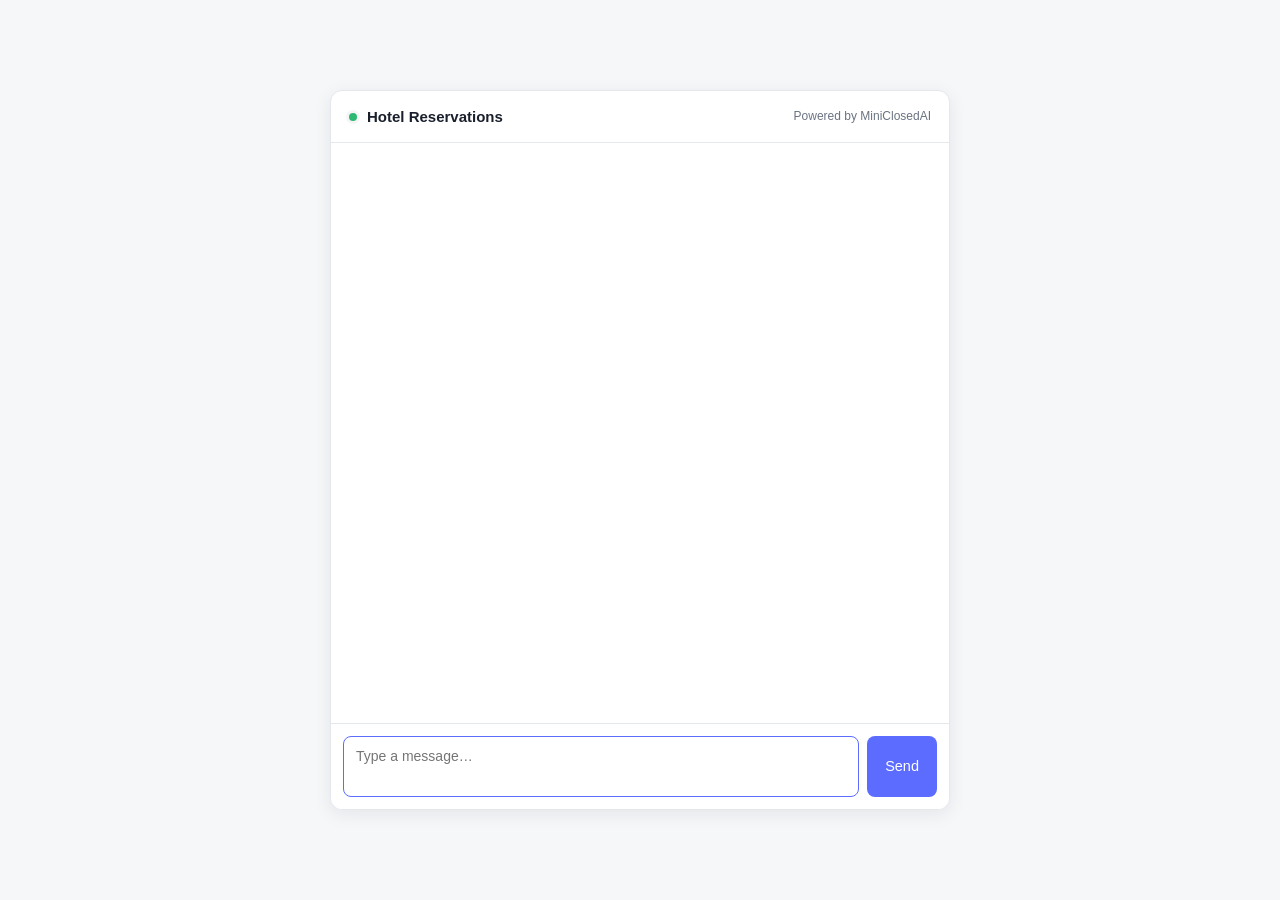
<file: docs/examples/web_chatbot/index.html>
<!--
  MiniClosedAI — web chatbot template

  A single self-contained HTML file that turns any saved MCAi conversation
  into an embeddable chat widget. Designed to be dropped into a marketing
  page, a kiosk, an internal admin tool, or whatever else needs a chat
  surface — copy this file, edit the two configuration lines marked
  TODO, drop it on a webserver (or open it locally), done.

  How to use:
    1. Run MiniClosedAI somewhere reachable from this page's origin.
       MCAi already ships with `allow_origins=["*"]`, so file:// works.
    2. In MCAi's GUI, create a conversation from one of the recipes
       (Hotel Reservations, Doctor's Office, Restaurant, Dentist, your own).
    3. Note the conversation id (visible in the URL when you open the
       chat, or via `GET /api/conversations`).
    4. Edit the two `TODO` constants in the script block below.
    5. Open index.html in any modern browser.

  What it does:
    - Streams the bot's reply token-by-token into a chat bubble.
    - Hides the JSON action block from the chat bubble while it streams.
    - Shows "Extracting information…" the moment the bot starts the
      action block.
    - When the stream completes and the action parses, renders the
      structured data as a labeled summary card and disables the
      composer (conversation ended).

  Works with any conversational MCAi recipe — the fence-detection and
  JSON-extraction are generic.
-->
<!DOCTYPE html>
<html lang="en">
<head>
  <meta charset="utf-8" />
  <meta name="viewport" content="width=device-width, initial-scale=1" />
  <title>MiniClosedAI chatbot</title>
  <style>
    /* ---------- Design tokens ---------- */
    :root {
      --bg:           #f6f7f9;
      --surface:      #ffffff;
      --surface-alt:  #f0f2f5;
      --border:       #e4e7ec;
      --text:         #1a1f2c;
      --text-muted:   #6b7382;
      --accent:       #5b6cff;
      --accent-soft:  #eef0ff;
      --success:      #2eb872;
      --r:            12px;
      --r-sm:         8px;
      --shadow:       0 4px 18px rgba(20, 24, 40, 0.08);
    }
    @media (prefers-color-scheme: dark) {
      :root {
        --bg:           #0e0f13;
        --surface:      #181a21;
        --surface-alt:  #20242e;
        --border:       #2a2f3a;
        --text:         #e8eaef;
        --text-muted:   #97a0b3;
        --accent:       #8896ff;
        --accent-soft:  #1f2548;
        --success:      #4cd28b;
        --shadow:       0 6px 26px rgba(0,0,0,0.45);
      }
    }

    * { box-sizing: border-box; }
    html, body { height: 100%; margin: 0; }
    body {
      background: var(--bg);
      color: var(--text);
      font: 14.5px/1.55 -apple-system, BlinkMacSystemFont, "Segoe UI",
            Roboto, "Helvetica Neue", Arial, sans-serif;
      display: flex;
      align-items: center;
      justify-content: center;
      padding: 24px;
    }

    /* ---------- Layout ---------- */
    .chat-app {
      width: 100%;
      max-width: 620px;
      height: min(720px, 92vh);
      background: var(--surface);
      border: 1px solid var(--border);
      border-radius: var(--r);
      box-shadow: var(--shadow);
      display: flex;
      flex-direction: column;
      overflow: hidden;
    }
    .chat-header {
      padding: 14px 18px;
      border-bottom: 1px solid var(--border);
      display: flex;
      align-items: center;
      gap: 10px;
    }
    .chat-header h1 {
      margin: 0;
      font-size: 15px;
      font-weight: 600;
    }
    .chat-header .sub {
      margin-left: auto;
      font-size: 12px;
      color: var(--text-muted);
    }
    .status-dot {
      width: 8px;
      height: 8px;
      border-radius: 50%;
      background: var(--text-muted);
      box-shadow: 0 0 0 3px rgba(0,0,0,0.04);
    }
    .status-dot.ok { background: var(--success); }

    .messages {
      flex: 1 1 auto;
      overflow-y: auto;
      padding: 18px;
      display: flex;
      flex-direction: column;
      gap: 10px;
    }
    .bubble {
      max-width: 80%;
      padding: 9px 13px;
      border-radius: var(--r);
      white-space: pre-wrap;
      word-wrap: break-word;
      animation: pop-in 160ms ease-out;
    }
    .bubble.user {
      align-self: flex-end;
      background: var(--accent);
      color: white;
      border-bottom-right-radius: 4px;
    }
    .bubble.bot {
      align-self: flex-start;
      background: var(--surface-alt);
      color: var(--text);
      border-bottom-left-radius: 4px;
    }
    /* Markdown rendered inside a bot bubble — kept narrow on purpose
       so chat output stays compact. The renderer below only emits these
       five element types, so no other rules are needed. */
    .bubble.bot strong { font-weight: 600; }
    .bubble.bot em     { font-style: italic; }
    .bubble.bot code {
      background: rgba(0, 0, 0, 0.06);
      padding: 1px 5px;
      border-radius: 4px;
      font-family: ui-monospace, SFMono-Regular, Menlo, monospace;
      font-size: 92%;
    }
    @media (prefers-color-scheme: dark) {
      .bubble.bot code { background: rgba(255,255,255,0.08); }
    }
    .bubble.bot ul, .bubble.bot ol {
      margin: 6px 0;
      padding-left: 22px;
    }
    .bubble.bot li { margin: 2px 0; }
    .bubble.bot p:first-child { margin-top: 0; }
    .bubble.bot p:last-child  { margin-bottom: 0; }
    @keyframes pop-in {
      from { opacity: 0; transform: translateY(2px); }
      to   { opacity: 1; transform: translateY(0); }
    }

    .indicator {
      align-self: flex-start;
      color: var(--text-muted);
      font-size: 13px;
      font-style: italic;
      padding: 4px 6px;
      display: flex;
      align-items: center;
      gap: 8px;
    }
    .indicator .spinner {
      width: 12px; height: 12px;
      border: 2px solid var(--border);
      border-top-color: var(--accent);
      border-radius: 50%;
      animation: spin 0.8s linear infinite;
    }
    @keyframes spin { to { transform: rotate(360deg); } }

    .composer {
      padding: 12px;
      border-top: 1px solid var(--border);
      display: flex;
      gap: 8px;
      background: var(--surface);
    }
    .composer textarea {
      flex: 1 1 auto;
      resize: none;
      border: 1px solid var(--border);
      background: var(--surface-alt);
      color: var(--text);
      padding: 10px 12px;
      border-radius: var(--r-sm);
      font: inherit;
      font-size: 14px;
      line-height: 1.4;
      min-height: 40px;
      max-height: 120px;
    }
    .composer textarea:focus {
      outline: none;
      border-color: var(--accent);
      background: var(--surface);
    }
    .composer button {
      background: var(--accent);
      color: white;
      border: 0;
      border-radius: var(--r-sm);
      padding: 0 18px;
      font: inherit;
      font-weight: 500;
      cursor: pointer;
      transition: opacity 0.15s;
    }
    .composer button:disabled { opacity: 0.5; cursor: not-allowed; }
    .composer button:not(:disabled):hover { opacity: 0.9; }

    /* ---------- Extracted-info card ---------- */
    .extracted {
      margin: 6px 0;
      padding: 14px 16px;
      background: var(--accent-soft);
      border: 1px solid var(--accent);
      border-radius: var(--r);
      align-self: stretch;
    }
    .extracted h3 {
      margin: 0 0 10px;
      font-size: 13px;
      text-transform: uppercase;
      letter-spacing: 0.04em;
      color: var(--accent);
      display: flex;
      align-items: center;
      gap: 8px;
    }
    .extracted .check {
      width: 16px; height: 16px;
      border-radius: 50%;
      background: var(--success);
      color: white;
      font-size: 11px;
      display: inline-flex;
      align-items: center;
      justify-content: center;
    }
    .extracted dl {
      margin: 0;
      display: grid;
      grid-template-columns: max-content 1fr;
      gap: 4px 14px;
      font-size: 13.5px;
    }
    .extracted dt {
      color: var(--text-muted);
      font-weight: 500;
    }
    .extracted dd {
      margin: 0;
      color: var(--text);
    }
    .extracted .section-h {
      grid-column: 1 / -1;
      margin-top: 10px;
      font-size: 12px;
      font-weight: 600;
      text-transform: uppercase;
      letter-spacing: 0.03em;
      color: var(--accent);
      padding-top: 8px;
      border-top: 1px solid color-mix(in srgb, var(--accent) 24%, transparent);
    }
    .extracted .section-h:first-child { margin-top: 0; padding-top: 0; border-top: 0; }
  </style>
</head>
<body>
  <div class="chat-app" id="app">
    <div class="chat-header">
      <span class="status-dot ok" id="status-dot"></span>
      <h1>Hotel Reservations</h1>
      <span class="sub" id="status-sub">Powered by MiniClosedAI</span>
    </div>

    <div class="messages" id="messages" aria-live="polite"></div>

    <form class="composer" id="composer">
      <textarea id="input" placeholder="Type a message…" rows="2" autofocus></textarea>
      <button id="send" type="submit">Send</button>
    </form>
  </div>

  <script>
  // =========================================================================
  // Configuration.
  //
  // MCAI_BASE_URL is auto-derived: same hostname as the page, MCAi's
  // default port (8095). This means dropping the file on any web server
  // — port 9000, your marketing site, an iframe widget — works as long
  // as the visitor's browser can also reach MCAi on the same hostname
  // at 8095. To point at a different MCAi host entirely:
  //   const MCAI_BASE_URL = "http://my-mcai-host.example.com:8095";
  // CONV_ID is the saved-conversation id (visible in /api/conversations).
  // =========================================================================
  const MCAI_BASE_URL =
    window.location.protocol === "file:"
      ? "http://localhost:8095"   // sensible default for `file://` testing
      : `${window.location.protocol}//${window.location.hostname}:8095`;


  // ======================================================================== 
  // BOT ID
  // copy this from miniclosedai "Get Api integration code" the icon `<>`
  // ======================================================================== 
  const CONV_ID = 79; 
  // ======================================================================== 


  // =========================================================================
  // No edits needed below this line.
  // =========================================================================

  const STREAM_URL = `${MCAI_BASE_URL}/api/conversations/${CONV_ID}/chat/stream`;

  const els = {
    messages: document.getElementById("messages"),
    composer: document.getElementById("composer"),
    input:    document.getElementById("input"),
    send:     document.getElementById("send"),
    dot:      document.getElementById("status-dot"),
    sub:      document.getElementById("status-sub"),
  };

  const history = [];

  // -------------------------------------------------------------------------
  // Minimal markdown renderer for chat bubbles.
  //
  // The LLM commonly returns prose with **bold**, *italic*, `inline code`,
  // numbered lists (1. 2. 3.), and bullet lists (- item or * item). Bare
  // textContent would render those as literal asterisks/dashes. This
  // renderer converts them to safe HTML.
  //
  // Security model: every character is HTML-escaped FIRST, then markdown
  // patterns are applied to the already-escaped text. The only HTML this
  // function inserts is the five element types it controls — <strong>,
  // <em>, <code>, <ol>/<ul>, <li>. LLM output cannot break out into
  // <script>, event handlers, or other unsafe constructs because every
  // `<`, `>`, and `&` in the source becomes `&lt;`/`&gt;`/`&amp;` before
  // any pattern matching.
  // -------------------------------------------------------------------------
  function escapeHtml(s) {
    return String(s)
      .replace(/&/g, "&amp;")
      .replace(/</g, "&lt;")
      .replace(/>/g, "&gt;");
  }

  function renderMarkdown(text) {
    let html = escapeHtml(text);

    // Inline transforms. Order matters: bold before italic so `**foo**`
    // isn't mangled by the italic pattern. Backtick code spans first so
    // emphasis inside code blocks is preserved as literal characters.
    html = html
      .replace(/`([^`\n]+?)`/g, "<code>$1</code>")
      .replace(/\*\*([^\n*]+?)\*\*/g, "<strong>$1</strong>")
      .replace(/(?<![*\w])\*([^\n*]+?)\*(?![*\w])/g, "<em>$1</em>");

    // List handling. Walk line-by-line, opening/closing <ol>/<ul> as we
    // enter and leave runs of list items. Non-list lines pass through.
    const lines = html.split("\n");
    const out = [];
    let inOL = false, inUL = false;
    const closeLists = () => {
      if (inOL) { out.push("</ol>"); inOL = false; }
      if (inUL) { out.push("</ul>"); inUL = false; }
    };
    for (const line of lines) {
      const ol = line.match(/^\s*\d+\.\s+(.*)$/);
      const ul = line.match(/^\s*[-*]\s+(.*)$/);
      if (ol) {
        if (inUL) { out.push("</ul>"); inUL = false; }
        if (!inOL) { out.push("<ol>"); inOL = true; }
        out.push(`<li>${ol[1]}</li>`);
      } else if (ul) {
        if (inOL) { out.push("</ol>"); inOL = false; }
        if (!inUL) { out.push("<ul>"); inUL = true; }
        out.push(`<li>${ul[1]}</li>`);
      } else {
        closeLists();
        out.push(line);
      }
    }
    closeLists();
    return out.join("\n");
  }

  // -------------------------------------------------------------------------
  // FenceSuppressor — JS twin of the Python script's class.
  // Streams chunks into a target element, but hides everything between
  // ```...``` markers. Fires `onFenceOpen` exactly once per instance the
  // moment the first fence opens (so the caller can swap in an
  // "Extracting information…" indicator while the suppressed JSON streams).
  //
  // Visible text is accumulated as a string (`this.visible`) and the
  // target's innerHTML is re-rendered via `renderMarkdown()` on every
  // mutation. This handles streaming naturally — incomplete markdown
  // patterns at the buffer tail (e.g. `**fo` waiting for `o**`) render
  // as literal asterisks until the closing marker arrives, then snap
  // into <strong> on the next chunk. No flicker, no partial DOM updates.
  // -------------------------------------------------------------------------
  class FenceSuppressor {
    constructor(target, onFenceOpen) {
      this.target = target;
      this.onFenceOpen = onFenceOpen;
      this.fired = false;
      this.buf = "";       // streaming input buffer (raw chunks)
      this.visible = "";   // accumulated visible text (rendered as markdown)
      this.inFence = false;
    }
    // Append to the visible accumulator and re-render the bubble.
    // Re-rendering on every chunk is cheap (typical bubble is <2 KB and
    // the markdown regex passes are O(n)) and dodges the streaming-
    // markdown problem entirely — incomplete patterns at the tail just
    // render as literal characters until the closing marker shows up.
    _appendVisible(text) {
      if (!text) return;
      this.visible += text;
      this.target.innerHTML = renderMarkdown(this.visible);
    }
    feed(chunk) {
      if (!chunk) return;
      this.buf += chunk;
      while (true) {
        if (this.inFence) {
          const idx = this.buf.indexOf("```");
          if (idx < 0) {
            // Keep the last 3 chars in case the closing marker straddles
            // the next chunk; drop the rest (suppressed anyway).
            this.buf = this.buf.length > 3 ? this.buf.slice(-3) : this.buf;
            return;
          }
          this.buf = this.buf.slice(idx + 3).replace(/^\n/, "");
          this.inFence = false;
        } else {
          const idx = this.buf.indexOf("```");
          if (idx < 0) {
            // Hold back the last 2 chars in case they're the start of ```.
            if (this.buf.length > 2) {
              this._appendVisible(this.buf.slice(0, -2));
              this.buf = this.buf.slice(-2);
            }
            return;
          }
          this._appendVisible(this.buf.slice(0, idx));
          // Skip the fence opener + optional language tag (```json\n).
          const rest = this.buf.slice(idx + 3);
          const langMatch = rest.match(/^\w*\n?/);
          this.buf = langMatch ? rest.slice(langMatch[0].length) : rest;
          this.inFence = true;
          if (!this.fired && this.onFenceOpen) {
            this.fired = true;
            try { this.onFenceOpen(); } catch {}
          }
        }
      }
    }
    flush() {
      if (!this.inFence && this.buf) {
        this._appendVisible(this.buf);
        this.buf = "";
      }
    }
  }

  // -------------------------------------------------------------------------
  // Action extraction (matches the Python helper). Returns the first parseable
  // JSON object found in any fenced code block, or null if none exists.
  // -------------------------------------------------------------------------
  function extractAction(text) {
    const re = /```(?:json)?\s*(\{[\s\S]*?\})\s*```/g;
    let m;
    while ((m = re.exec(text)) !== null) {
      try { return JSON.parse(m[1]); } catch {}
    }
    return null;
  }

  // -------------------------------------------------------------------------
  // DOM helpers — bubbles, indicators, the extracted-info card.
  //
  // `scrollToBottom()` is the only scroll primitive used anywhere on this
  // page. Each helper that mutates the DOM calls it after the change. This
  // matters specifically during fence-suppression: while the bot streams
  // the (invisible) JSON action block, no new chunk is appended to the
  // bubble — but the "Extracting information…" indicator below it is now
  // the bottom-most element. Scrolling to a specific element (the way the
  // earlier version did with `bubble.scrollIntoView`) would scroll back UP
  // to the bubble each time a suppressed chunk arrived, hiding the
  // indicator off-viewport. Pinning to scrollHeight avoids that entirely.
  // -------------------------------------------------------------------------
  function scrollToBottom() {
    els.messages.scrollTop = els.messages.scrollHeight;
  }

  function addBubble(role, text) {
    const div = document.createElement("div");
    div.className = `bubble ${role}`;
    div.textContent = text;
    els.messages.appendChild(div);
    scrollToBottom();
    return div;
  }

  function addIndicator(label) {
    const div = document.createElement("div");
    div.className = "indicator";
    div.innerHTML = `<span class="spinner"></span><span>${label}…</span>`;
    els.messages.appendChild(div);
    scrollToBottom();
    return div;
  }

  // Render the extracted action as a labeled list. Generic over any
  // recipe — walks the dict, indents nested objects, skips empties.
  function renderAction(action) {
    const card = document.createElement("div");
    card.className = "extracted";
    card.innerHTML = `<h3><span class="check">✓</span> Information extracted</h3>`;

    const dl = document.createElement("dl");
    const labelize = k => k.replace(/_/g, " ").replace(/\b\w/g, c => c.toUpperCase());
    const isEmpty = v =>
      v === null || v === undefined || v === "" ||
      (Array.isArray(v) && v.length === 0) ||
      (v && typeof v === "object" && Object.keys(v).length === 0);
    const fmt = v => {
      if (typeof v === "boolean") return v ? "yes" : "no";
      if (Array.isArray(v)) return v.join(", ");
      return String(v);
    };

    const walk = (obj, isRoot) => {
      const scalars = Object.entries(obj).filter(([_, v]) => !isEmpty(v) && (typeof v !== "object" || Array.isArray(v)));
      const nested = Object.entries(obj).filter(([_, v]) => v && typeof v === "object" && !Array.isArray(v) && Object.keys(v).length);
      for (const [k, v] of scalars) {
        const dt = document.createElement("dt"); dt.textContent = labelize(k);
        const dd = document.createElement("dd"); dd.textContent = fmt(v);
        dl.appendChild(dt); dl.appendChild(dd);
      }
      for (const [k, v] of nested) {
        const h = document.createElement("div");
        h.className = "section-h";
        h.textContent = labelize(k);
        dl.appendChild(h);
        walk(v, false);
      }
    };
    walk(action, true);
    card.appendChild(dl);

    els.messages.appendChild(card);
    scrollToBottom();
  }

  // -------------------------------------------------------------------------
  // The streaming call. Sends one user message, builds a bot bubble that
  // populates as chunks arrive, swaps in "Extracting information…" the
  // moment the bot starts a fenced block.
  // -------------------------------------------------------------------------
  async function sendMessage(userText) {
    addBubble("user", userText);
    history.push({ role: "user", content: userText });

    let thinkingEl = addIndicator("Thinking");
    let botBubble = null;     // created when first chunk arrives
    let extractingEl = null;  // created when a fence opens
    const onFenceOpen = () => {
      extractingEl = addIndicator("Extracting information");
    };
    const fullChunks = [];
    let suppressor = null;

    try {
      // We send the full conversation from the client's in-memory `history`
      // (built up turn-by-turn in this page session). This keeps the chat
      // stateless from MCAi's perspective:
      //   - Page refresh ⇒ `history` is empty ⇒ next chat starts fresh,
      //     with no carryover from a prior visitor's flow.
      //   - We DON'T pass `include_history: true` (which would replay the
      //     conv's persisted messages from SQLite — leaking the previous
      //     test conversation into the new one).
      //   - We DON'T pass `persist: true` (default false), so this session
      //     never writes back to the conv's stored messages either. The
      //     "Hotel Reservations Bot" conversation row in MCAi's DB stays
      //     pristine; only its config (system prompt + params) is read.
      // The bot's system prompt is prepended server-side from the saved
      // conv row, so the bot still has its identity / instructions even
      // though we're not echoing it from the client.
      const resp = await fetch(STREAM_URL, {
        method: "POST",
        headers: { "Content-Type": "application/json" },
        body: JSON.stringify({ messages: history }),
      });
      if (!resp.ok) throw new Error(`HTTP ${resp.status}`);

      const reader = resp.body.getReader();
      const decoder = new TextDecoder();
      let buf = "";

      while (true) {
        const { value, done } = await reader.read();
        if (done) break;
        buf += decoder.decode(value, { stream: true });

        // SSE events are separated by blank lines (\n\n).
        let idx;
        while ((idx = buf.indexOf("\n\n")) !== -1) {
          const frame = buf.slice(0, idx);
          buf = buf.slice(idx + 2);
          if (!frame.startsWith("data: ")) continue;
          let payload;
          try { payload = JSON.parse(frame.slice(6).trim()); } catch { continue; }

          if (typeof payload.chunk === "string") {
            if (botBubble === null) {
              thinkingEl.remove();
              thinkingEl = null;
              botBubble = addBubble("bot", "");
              suppressor = new FenceSuppressor(botBubble, onFenceOpen);
            }
            fullChunks.push(payload.chunk);
            suppressor.feed(payload.chunk);
            // Pin to bottom on every chunk so the latest content (bubble,
            // indicator, or anything that came after) stays visible —
            // critical once the "Extracting information…" indicator is
            // shown, since the chunks that follow are suppressed and
            // wouldn't otherwise force a scroll.
            scrollToBottom();
          } else if (payload.error) {
            throw new Error(payload.error);
          } else if (payload.end) {
            // Stream complete; loop will exit on next read() returning done=true.
          }
        }
      }
    } catch (e) {
      if (thinkingEl) thinkingEl.remove();
      if (extractingEl) extractingEl.remove();
      addBubble("bot", `[Error: ${e.message || e}]`);
      history.pop();
      return;
    }

    if (suppressor) suppressor.flush();
    if (extractingEl) extractingEl.remove();
    if (thinkingEl) thinkingEl.remove();

    const fullReply = fullChunks.join("");
    history.push({ role: "assistant", content: fullReply });

    const action = extractAction(fullReply);
    if (action) {
      renderAction(action);
      endConversation();
    }
  }

  function endConversation() {
    els.input.disabled = true;
    els.send.disabled = true;
    els.input.placeholder = "Conversation ended — information extracted.";
    els.sub.textContent = "Done — refresh to start over.";
  }

  // -------------------------------------------------------------------------
  // Wire up the composer. Enter sends, Shift+Enter inserts a newline,
  // empty submissions are ignored, the Send button locks during the call.
  // -------------------------------------------------------------------------
  els.composer.addEventListener("submit", async (e) => {
    e.preventDefault();
    const text = els.input.value.trim();
    if (!text) return;
    els.input.value = "";
    els.send.disabled = true;
    try {
      await sendMessage(text);
    } finally {
      // sendMessage may have endConversation()'d, leaving send disabled —
      // only re-enable when the conversation is still open.
      if (!els.input.disabled) {
        els.send.disabled = false;
        els.input.focus();
      }
    }
  });
  els.input.addEventListener("keydown", (e) => {
    if (e.key === "Enter" && !e.shiftKey) {
      e.preventDefault();
      els.composer.requestSubmit();
    }
  });
  </script>
</body>
</html>
</file>
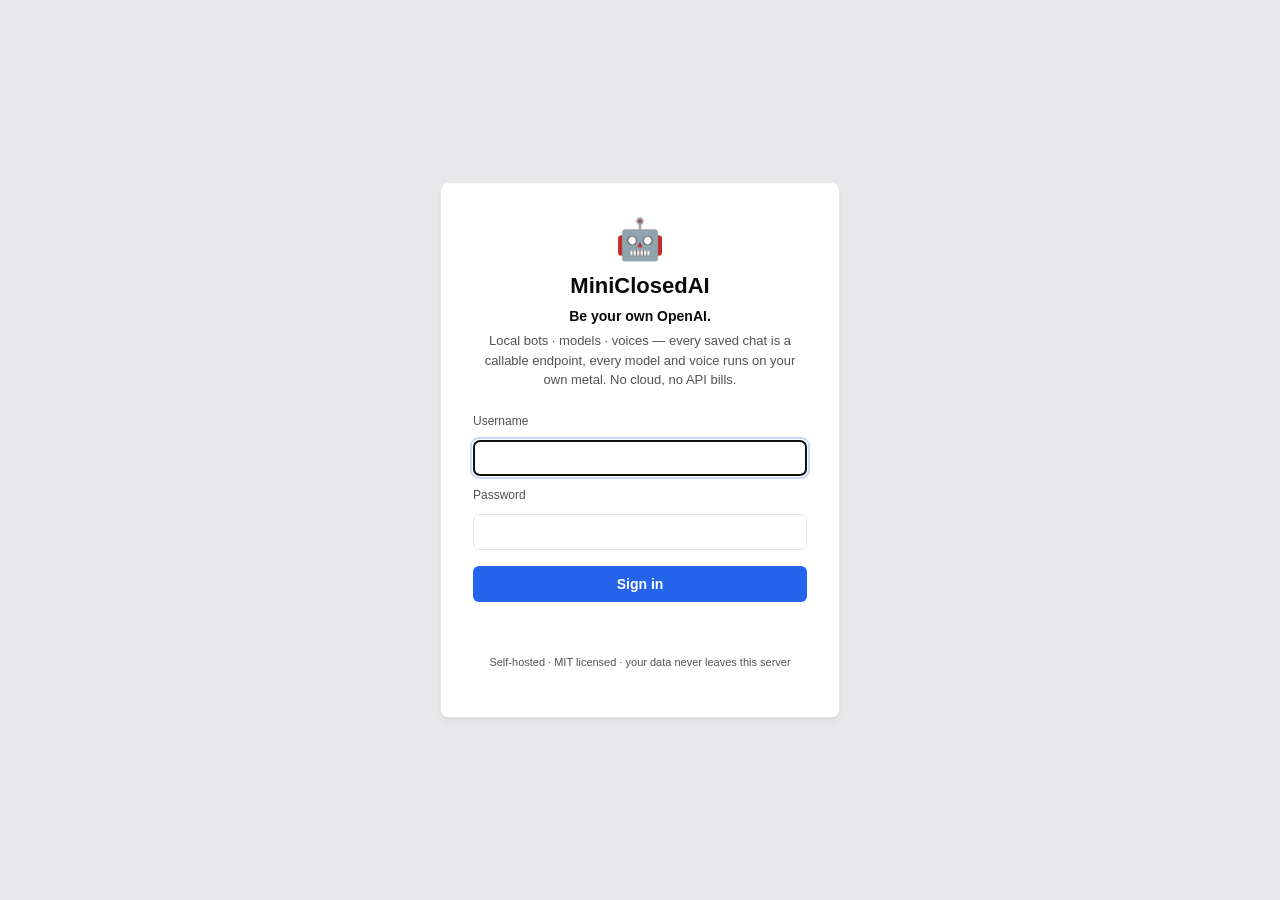
<file: static/landing.html>
<!doctype html>
<html lang="en">
<head>
  <meta charset="utf-8" />
  <meta name="viewport" content="width=device-width, initial-scale=1" />
  <title>MiniClosedAI — Sign in</title>
  <link rel="icon" type="image/svg+xml" href="/static/favicon.svg" />
  <link rel="stylesheet" href="/static/style.css" />
  <!-- Same pre-paint theme snippet as the app, same localStorage key — the
       landing respects whatever theme the user last had. -->
  <script>
    (function () {
      try {
        const saved = localStorage.getItem("miniclosedai:theme") || "system";
        const systemDark = matchMedia("(prefers-color-scheme: dark)").matches;
        if (saved === "dark" || (saved === "system" && systemDark))
          document.documentElement.classList.add("dark");
      } catch (e) {}
    })();
  </script>
  <style>
    /* Landing-only layout; visual language comes from style.css tokens. */
    body.landing {
      display: flex; align-items: center; justify-content: center;
      min-height: 100vh; margin: 0; background: var(--bg-deep, var(--bg));
      font-family: var(--font-ui, system-ui, sans-serif); color: var(--text);
    }
    .landing-card {
      width: min(400px, 92vw); padding: 36px 32px; text-align: center;
      background: var(--panel); border: 1px solid var(--border);
      border-radius: var(--r-md, 12px); box-shadow: var(--shadow-md, 0 8px 30px rgba(0,0,0,.12));
    }
    .landing-logo { font-size: 40px; line-height: 1; }
    .landing-card h1 { margin: 10px 0 4px; font-size: 22px; }
    .landing-tag { margin: 0 0 4px; font-weight: 600; }
    .landing-blurb { margin: 0 0 22px; font-size: 13px; color: var(--text-muted); }
    .landing-form { display: flex; flex-direction: column; gap: 10px; text-align: left; }
    .landing-form label { font-size: 12px; color: var(--text-muted); }
    .landing-form input {
      width: 100%; box-sizing: border-box; padding: 9px 11px; font-size: 14px;
      border: 1px solid var(--border); border-radius: var(--r-sm, 8px);
      background: var(--bg); color: var(--text);
    }
    .landing-form button {
      margin-top: 6px; padding: 10px; font-size: 14px; font-weight: 600;
      border: 0; border-radius: var(--r-sm, 8px); cursor: pointer;
      background: var(--accent); color: #fff;
    }
    .landing-form button:disabled { opacity: 0.6; cursor: default; }
    .landing-error { min-height: 18px; margin: 6px 0 0; font-size: 13px; color: var(--danger, #e5484d); }
    .landing-foot { margin-top: 18px; font-size: 11px; color: var(--text-muted); }
    .landing-card.shake { animation: landing-shake 0.35s; }
    @keyframes landing-shake {
      20% { transform: translateX(-8px); } 40% { transform: translateX(8px); }
      60% { transform: translateX(-5px); } 80% { transform: translateX(5px); }
    }
  </style>
</head>
<body class="landing">
  <main class="landing-card" id="card">
    <div class="landing-logo">🤖</div>
    <h1>MiniClosedAI</h1>
    <p class="landing-tag">Be your own OpenAI.</p>
    <p class="landing-blurb">Local bots · models · voices — every saved chat is a callable
      endpoint, every model and voice runs on your own metal. No cloud, no API bills.</p>
    <form class="landing-form" id="login-form">
      <label for="username">Username</label>
      <input id="username" name="username" autocomplete="username" required autofocus />
      <label for="password">Password</label>
      <input id="password" name="password" type="password" autocomplete="current-password" required />
      <button id="signin-btn" type="submit">Sign in</button>
      <p class="landing-error" id="login-error"></p>
    </form>
    <p class="landing-foot">Self-hosted · MIT licensed · your data never leaves this server</p>
  </main>
  <script>
    const form = document.getElementById("login-form");
    form.addEventListener("submit", async (e) => {
      e.preventDefault();
      const btn = document.getElementById("signin-btn");
      const err = document.getElementById("login-error");
      btn.disabled = true; err.textContent = "";
      try {
        const r = await fetch("/api/auth/login", {
          method: "POST",
          headers: { "Content-Type": "application/json" },
          body: JSON.stringify({
            username: document.getElementById("username").value.trim(),
            password: document.getElementById("password").value,
          }),
        });
        if (!r.ok) {
          let d = "Sign-in failed";
          try { d = (await r.json()).detail || d; } catch (e2) {}
          throw new Error(d);
        }
        location.replace("/");
      } catch (e2) {
        err.textContent = e2.message || "Sign-in failed";
        const card = document.getElementById("card");
        card.classList.remove("shake");
        void card.offsetWidth;   // restart the animation
        card.classList.add("shake");
        btn.disabled = false;
      }
    });
  </script>
</body>
</html>
</file>
<file: static/style.css>
/* =====================================================================
   MiniClosedAI — design system
   ===================================================================== */

/* The HTML `hidden` attribute maps to UA `[hidden] { display: none }`, but
   any author rule like `display: flex` on the same element wins the
   same-specificity tie and silently un-hides it. JS that toggles
   `el.hidden` is meaningless without this guard. */
[hidden] {
  display: none !important;
}

:root {
  /* --------- Light theme (defaults) --------- */
  color-scheme: light;

  --bg:            #ffffff;
  --bg-elev-1:     #fafafa;
  --bg-elev-2:     #f4f4f5;
  --bg-deep:       #e8e8eb;            /* subtle "sunken" surface — chips, code blocks, tooltips */
  --panel:         #ffffff;
  --panel-subtle:  #fafafa;
  --panel-hover:   #f5f5f5;

  --border:        #e5e5e5;
  --border-strong: #d4d4d4;
  --divider:       #efefef;

  --text:          #0a0a0a;
  --text-muted:    #525252;
  --text-faint:    #a3a3a3;

  --accent:        #2563eb;
  --accent-hover:  #1d4ed8;
  --accent-soft:   rgba(37, 99, 235, 0.08);
  --accent-ring:   rgba(37, 99, 235, 0.25);

  --success:       #16a34a;
  --warn:          #d97706;
  --danger:        #dc2626;

  --user-bubble:       #2563eb;
  --user-bubble-text:  #ffffff;
  --assistant-bubble:       #f4f4f5;
  --assistant-bubble-text:  #0a0a0a;

  --code-bg:       #f4f4f5;
  --code-border:   #e5e5e5;

  --shadow-sm: 0 1px 2px rgba(0, 0, 0, 0.04);
  --shadow-md: 0 4px 10px -2px rgba(0, 0, 0, 0.06), 0 2px 4px -2px rgba(0, 0, 0, 0.04);
  --shadow-lg: 0 16px 32px -12px rgba(0, 0, 0, 0.12), 0 4px 10px -4px rgba(0, 0, 0, 0.06);

  --r-sm:    6px;
  --r-md:    8px;
  --r:      10px;
  --r-lg:   14px;
  --r-xl:   20px;
  --r-pill: 9999px;

  --font-ui:   -apple-system, BlinkMacSystemFont, "Inter", "Segoe UI", Roboto, "Helvetica Neue", Arial, sans-serif;
  --font-mono: "JetBrains Mono", ui-monospace, SFMono-Regular, Menlo, Consolas, monospace;

  --t:       0.16s cubic-bezier(0.2, 0.8, 0.2, 1);
  --t-fast:  0.1s ease-out;

  --header-h: 56px;
  --sidebar-width: 300px;
  --sys-prompt-height: 220px;
}

/* --------- Dark theme --------- */
:root.dark {
  color-scheme: dark;

  --bg:            #0b0b0d;
  --bg-elev-1:     #131316;
  --bg-elev-2:     #1a1a1e;
  --bg-deep:       #07070a;            /* deeper than --bg — chips, code blocks, tooltips */
  --panel:         #131316;
  --panel-subtle:  #17171b;
  --panel-hover:   #1c1c21;

  --border:        #26262b;
  --border-strong: #3a3a42;
  --divider:       #1f1f24;

  --text:          #f5f5f7;
  --text-muted:    #a1a1aa;
  --text-faint:    #71717a;

  --accent:        #3b82f6;
  --accent-hover:  #60a5fa;
  --accent-soft:   rgba(59, 130, 246, 0.12);
  --accent-ring:   rgba(59, 130, 246, 0.4);

  --success:       #22c55e;
  --warn:          #f59e0b;
  --danger:        #ef4444;

  --user-bubble:       #2563eb;
  --user-bubble-text:  #ffffff;
  --assistant-bubble:       #1a1a1e;
  --assistant-bubble-text:  #f5f5f7;

  --code-bg:       #0a0a0c;
  --code-border:   #26262b;

  --shadow-sm: 0 1px 2px rgba(0, 0, 0, 0.25);
  --shadow-md: 0 4px 14px -2px rgba(0, 0, 0, 0.35), 0 2px 6px -2px rgba(0, 0, 0, 0.3);
  --shadow-lg: 0 20px 40px -12px rgba(0, 0, 0, 0.6), 0 6px 14px -4px rgba(0, 0, 0, 0.35);
}

/* =====================================================================
   Reset + base
   ===================================================================== */

*, *::before, *::after {
  box-sizing: border-box;
}

html, body {
  margin: 0;
  height: 100vh;
  overflow: hidden;
  font-family: var(--font-ui);
  font-size: 14px;
  line-height: 1.5;
  color: var(--text);
  background: var(--bg);
  -webkit-font-smoothing: antialiased;
  -moz-osx-font-smoothing: grayscale;
  transition: background var(--t), color var(--t);
}

body {
  display: flex;
  flex-direction: row;               /* activity bar | main-area */
  min-height: 0;
}

/* =====================================================================
   Activity bar (left-edge primary nav)
   ===================================================================== */

.activity-bar {
  flex: 0 0 56px;
  width: 56px;
  display: flex;
  flex-direction: column;
  align-items: center;
  padding: 8px 0;
  gap: 4px;
  background: var(--bg-elev-1);
  border-right: 1px solid var(--border);
}
.activity-bar .nav-item {
  width: 40px; height: 40px;
  display: grid; place-items: center;
  border: 0;
  background: transparent;
  color: var(--text-muted);
  border-radius: 8px;
  cursor: pointer;
  transition: background 0.12s, color 0.12s;
}
.activity-bar .nav-item:hover { background: var(--panel-hover); color: var(--text); }
.activity-bar .nav-item:focus-visible { outline: none; box-shadow: 0 0 0 3px var(--accent-ring); }
.activity-bar .nav-item.active { color: var(--accent); background: var(--accent-soft); }
.activity-bar .nav-item svg { width: 20px; height: 20px; }
.activity-bar .nav-item-bottom { margin-top: auto; }

/* "You are inside a bot" indicator — a small pulsing accent dot anchored to
   the bottom-right of the Bots nav button while a conversation is open.
   The body[data-has-active-bot] flag is toggled whenever state.conversationId
   becomes truthy/null (see renderBreadcrumb() in app.js). */
.activity-bar .nav-item { position: relative; }
.nav-active-dot {
  position: absolute;
  bottom: 6px;
  right: 6px;
  width: 6px; height: 6px;
  border-radius: 50%;
  background: var(--accent);
  opacity: 0;
  transform: scale(0.6);
  transition: opacity 0.18s ease, transform 0.18s ease;
  pointer-events: none;
}
body[data-has-active-bot="1"] .activity-bar .nav-item[data-page="bots"] .nav-active-dot {
  opacity: 1;
  transform: scale(1);
  animation: nav-dot-pulse 2.4s ease-in-out infinite;
}
@keyframes nav-dot-pulse {
  0%, 100% { box-shadow: 0 0 0 0 var(--accent-ring); }
  50%      { box-shadow: 0 0 0 4px transparent; }
}

/* =====================================================================
   Main area + page routing (CSS-only; toggled by body[data-page])
   ===================================================================== */

.main-area {
  flex: 1 1 auto;
  min-width: 0;
  min-height: 0;
  display: flex;
  flex-direction: column;
}
.page {
  flex: 1 1 auto;
  min-height: 0;
  display: none;
}
body[data-page="dashboard"] .page-dashboard {
  display: flex;
  flex-direction: column;
  min-height: 0;
  flex: 1 1 auto;
}
body[data-page="settings"] .page-settings {
  display: flex;
  flex-direction: column;
  min-height: 0;
  flex: 1 1 auto;
  overflow: auto;
}
body[data-page="logs"] .page-logs {
  display: flex;
  flex-direction: column;
  min-height: 0;
  flex: 1 1 auto;
  overflow: auto;
}
body[data-page="bots"] .page-bots {
  display: flex;
  flex-direction: column;
  min-height: 0;
  flex: 1 1 auto;
  overflow: auto;
}
body[data-page="apps"] .page-apps,
body[data-page="app-detail"] .page-app-detail {
  display: flex;
  flex-direction: column;
  min-height: 0;
  flex: 1 1 auto;
  overflow: auto;
}

/* =====================================================================
   Applications — groups of bots (reuses .bots-container / .bot-card)
   ===================================================================== */
.app-detail-head {
  display: flex;
  align-items: flex-start;
  gap: 14px;
  margin-bottom: 8px;
}
.app-detail-head .bot-card-avatar {
  width: 52px;
  height: 52px;
  flex: 0 0 auto;
}
.app-detail-head-text { flex: 1 1 auto; min-width: 0; }
.app-detail-head-text h1 { margin: 0 0 4px; }
.app-detail-desc {
  color: var(--text-muted);
  font-size: 0.9rem;
  margin: 4px 0 0;
}
.app-detail-link {
  display: inline-flex;
  align-items: center;
  gap: 5px;
  font-size: 0.82rem;
  color: var(--accent);
  text-decoration: none;
  margin-top: 4px;
}
.app-detail-link:hover { text-decoration: underline; }
.app-detail-actions {
  display: flex;
  gap: 8px;
  flex-wrap: wrap;
  align-items: center;
  margin: 4px 0 10px;
}
.app-detail-actions .spacer { flex: 1 1 auto; }
/* The SDK reference name shown on each bot card inside an application. */
.bot-card-fn {
  font-family: ui-monospace, SFMono-Regular, Menlo, monospace;
  font-size: 0.78rem;
  color: var(--accent);
  background: var(--bg-elev-1);
  border: 1px solid var(--border);
  border-radius: var(--r-sm);
  padding: 1px 6px;
}
/* SDK preview modal — file list on the left, highlighted source on the right. */
.sdk-modal { max-width: 920px; width: 92vw; }
/* Language tabs at the top of the SDK modal (TypeScript / JavaScript / Python). */
.sdk-lang-tabs {
  display: flex;
  gap: 6px;
  margin: 4px 0 10px;
}
.sdk-lang-tab {
  border: 1px solid var(--border);
  background: var(--bg-elev-1);
  color: var(--text-muted);
  border-radius: var(--r-sm);
  padding: 5px 12px;
  font-size: 12px;
  font-weight: 500;
  cursor: pointer;
  transition: background 0.12s, color 0.12s, border-color 0.12s;
}
.sdk-lang-tab:hover { background: var(--panel); color: var(--text); }
.sdk-lang-tab.active {
  background: var(--accent);
  color: #fff;
  border-color: var(--accent);
}
.sdk-lang-tab:disabled { opacity: 0.6; cursor: progress; }
.sdk-modal-body {
  display: flex;
  gap: 12px;
  min-height: 0;
  max-height: 60vh;
}
.sdk-file-list {
  flex: 0 0 200px;
  display: flex;
  flex-direction: column;
  gap: 2px;
  overflow: auto;
  border: 1px solid var(--border);
  border-radius: var(--r-md);
  padding: 6px;
}
.sdk-file-item {
  text-align: left;
  font-family: ui-monospace, SFMono-Regular, Menlo, monospace;
  font-size: 0.8rem;
  color: var(--text);
  background: transparent;
  border: none;
  border-radius: var(--r-sm);
  padding: 6px 8px;
  cursor: pointer;
  white-space: nowrap;
  overflow: hidden;
  text-overflow: ellipsis;
}
.sdk-file-item:hover { background: var(--bg-elev-1); }
.sdk-file-item.active { background: var(--accent); color: #fff; }
.sdk-modal .sdk-code {
  flex: 1 1 auto;
  margin: 0;
  overflow: auto;
  border: 1px solid var(--border);
  border-radius: var(--r-md);
}

/* =====================================================================
   Bots page — searchable library of saved conversations
   ===================================================================== */
.bots-container {
  width: 100%;
  max-width: 1200px;
  margin: 0 auto;
  padding: 32px 28px 60px;
  display: flex;
  flex-direction: column;
  gap: 14px;
}
.bots-header {
  display: flex;
  justify-content: space-between;
  align-items: flex-start;
  gap: 24px;
}
.bots-header h1 { margin: 0 0 4px; font-size: 22px; }
.apps-header-actions {
  display: flex;
  align-items: center;
  gap: 8px;
  flex-shrink: 0;
}
.bots-hint {
  margin: 0;
  color: var(--text-muted);
  font-size: 13px;
  line-height: 1.5;
  max-width: 720px;
}
.bots-toolbar {
  display: flex;
  align-items: center;
  gap: 12px;
  padding: 12px 0;
  border-bottom: 1px solid var(--border);
  /* Pin to the top of the scrolling .page-bots container so the filter input
     stays visible while the cards scroll underneath. The bg is required —
     without it, scrolling cards would show through the gap above the search
     input. z-index outranks the z-index: 5 we apply to hovered cards so
     a card hovered just below the toolbar can't paint over it. */
  position: sticky;
  top: 0;
  z-index: 10;
  background: var(--bg);
}
.bots-toolbar input[type="search"] {
  flex: 1 1 auto;
  padding: 6px 10px;
  font-size: 13px;
  border: 1px solid var(--border);
  border-radius: var(--r-sm);
  background: var(--bg);
  color: var(--text);
}
.bots-count {
  font-size: 12px;
  color: var(--text-muted);
  font-variant-numeric: tabular-nums;
  flex-shrink: 0;
}

/* List ↔ grid segmented control. Two icon buttons in a bordered pill; the
   active mode gets the accent-soft fill. */
.view-toggle {
  display: inline-flex;
  flex-shrink: 0;
  border: 1px solid var(--border);
  border-radius: var(--r-sm);
  overflow: hidden;
}
.view-toggle-btn {
  display: grid;
  place-items: center;
  width: 30px;
  height: 28px;
  border: 0;
  background: var(--bg-elev-1);
  color: var(--text-muted);
  cursor: pointer;
  transition: background 0.12s, color 0.12s;
}
.view-toggle-btn + .view-toggle-btn { border-left: 1px solid var(--border); }
.view-toggle-btn:hover { background: var(--panel-hover); color: var(--text); }
.view-toggle-btn.active { background: var(--accent-soft); color: var(--accent); }
.view-toggle-btn:focus-visible { outline: none; box-shadow: inset 0 0 0 2px var(--accent-ring); }
.view-toggle-btn svg { width: 15px; height: 15px; }

.bots-list {
  display: flex;
  flex-direction: column;
  gap: 8px;
}
/* Grid view — responsive auto-fill tiles. Cards keep their internal layout
   (title + meta stack, dot on the left, hover actions on the right); only
   the container switches from a vertical stack to a wrapping grid. */
.bots-list.grid-view {
  display: grid;
  grid-template-columns: repeat(auto-fill, minmax(240px, 1fr));
  gap: 12px;
}

/* =====================================================================
   Sidebar Knowledge panel (per-bot RAG library)
   ===================================================================== */
.kb-subtitle {
  font-weight: 400;
  color: var(--text-muted);
  font-size: 11px;
}
.kb-list {
  display: flex;
  flex-direction: column;
  gap: 6px;
  margin-bottom: 8px;
}
.kb-doc {
  display: flex;
  align-items: center;
  gap: 8px;
  padding: 6px 8px;
  border: 1px solid var(--border);
  border-radius: var(--r-sm);
  background: var(--bg-elev-1);
  font-size: 12px;
}
.kb-doc-info { min-width: 0; flex: 1 1 auto; }
.kb-doc-name {
  color: var(--text);
  font-weight: 500;
  white-space: nowrap;
  overflow: hidden;
  text-overflow: ellipsis;
}
.kb-doc-meta {
  color: var(--text-muted);
  font-size: 11px;
  font-variant-numeric: tabular-nums;
}
.kb-doc-del {
  flex-shrink: 0;
  width: 24px; height: 24px;
  display: grid;
  place-items: center;
  border: 0;
  border-radius: 5px;
  background: transparent;
  color: var(--text-muted);
  cursor: pointer;
  transition: background 0.12s, color 0.12s;
}
.kb-doc-del:hover { background: rgba(220, 38, 38, 0.10); color: var(--danger); }
.kb-doc-del svg { width: 13px; height: 13px; }
.kb-empty {
  color: var(--text-muted);
  font-size: 12px;
  line-height: 1.5;
  margin-bottom: 8px;
}
.kb-add-btn { width: 100%; }
.kb-status {
  margin-top: 8px;
  font-size: 12px;
  color: var(--text-muted);
  line-height: 1.45;
}
.kb-status.kb-error { color: var(--danger); }
/* Small inline spinner shown while a document is being extracted + embedded. */
.kb-status.loading::before {
  content: "";
  display: inline-block;
  width: 12px;
  height: 12px;
  margin-right: 7px;
  vertical-align: -2px;
  border: 2px solid var(--border-strong);
  border-top-color: var(--accent);
  border-radius: 50%;
  animation: kb-spin 0.7s linear infinite;
}
@keyframes kb-spin { to { transform: rotate(360deg); } }
@media (prefers-reduced-motion: reduce) {
  .kb-status.loading::before { animation: none; }
}

/* Manage Knowledge modal (opened from a bot card's 📚 action). */
.kb-modal-bot { font-weight: 400; color: var(--text-muted); font-size: 14px; }
.kb-modal-hint { margin: 0 0 14px; color: var(--text-muted); font-size: 13px; line-height: 1.5; }
.kb-modal-list {
  display: flex;
  flex-direction: column;
  gap: 8px;
  max-height: 50vh;
  overflow: auto;
  margin-bottom: 14px;
}
.kb-modal-empty { color: var(--text-muted); font-size: 13px; padding: 20px 0; text-align: center; }
.kb-modal-doc {
  display: flex;
  align-items: center;
  gap: 10px;
  padding: 10px 12px;
  border: 1px solid var(--border);
  border-radius: var(--r-sm);
  background: var(--bg-elev-1);
}
.kb-modal-doc-info { min-width: 0; flex: 1 1 auto; }
.kb-modal-doc-name {
  color: var(--text);
  font-weight: 500;
  font-size: 13px;
  white-space: nowrap;
  overflow: hidden;
  text-overflow: ellipsis;
}
.kb-modal-doc-meta {
  color: var(--text-muted);
  font-size: 12px;
  font-variant-numeric: tabular-nums;
}
.kb-modal-doc-del {
  flex-shrink: 0;
  width: 28px; height: 28px;
  display: grid; place-items: center;
  border: 1px solid var(--border);
  border-radius: var(--r-sm);
  background: transparent;
  color: var(--text-muted);
  cursor: pointer;
  transition: background 0.12s, color 0.12s, border-color 0.12s;
}
.kb-modal-doc-del:hover { background: rgba(220, 38, 38, 0.10); color: var(--danger); border-color: var(--danger); }
.kb-modal-doc-del svg { width: 14px; height: 14px; }

/* MCP Extensions panel — reuses the kb-doc row look, adds a toggle + URL row. */
.mcp-list { display: flex; flex-direction: column; gap: 6px; margin-bottom: 8px; }
.mcp-srv {
  display: flex;
  align-items: center;
  gap: 8px;
  padding: 6px 8px;
  border: 1px solid var(--border);
  border-radius: var(--r-sm);
  background: var(--bg-elev-1);
  font-size: 12px;
}
.mcp-srv-info { min-width: 0; flex: 1 1 auto; }
.mcp-srv-name {
  color: var(--text);
  font-weight: 500;
  white-space: nowrap;
  overflow: hidden;
  text-overflow: ellipsis;
}
.mcp-srv.disabled .mcp-srv-name { color: var(--text-muted); text-decoration: line-through; }
.mcp-srv-url {
  color: var(--text-muted);
  font-size: 11px;
  white-space: nowrap;
  overflow: hidden;
  text-overflow: ellipsis;
}
.mcp-srv-toggle { flex-shrink: 0; cursor: pointer; }
.mcp-srv-del {
  flex-shrink: 0;
  width: 24px; height: 24px;
  display: grid; place-items: center;
  border: 0; border-radius: 5px;
  background: transparent; color: var(--text-muted);
  cursor: pointer;
  transition: background 0.12s, color 0.12s;
}
.mcp-srv-del:hover { background: rgba(220, 38, 38, 0.10); color: var(--danger); }
.mcp-srv-del svg { width: 13px; height: 13px; }
.mcp-add-row { display: flex; gap: 6px; }
.mcp-add-row input {
  flex: 1 1 auto;
  min-width: 0;
  padding: 6px 8px;
  font-size: 12px;
  border: 1px solid var(--border);
  border-radius: var(--r-sm);
  background: var(--bg);
  color: var(--text);
}
.mcp-add-row .btn { flex-shrink: 0; }
.bots-empty {
  text-align: center;
  color: var(--text-muted);
  font-size: 13px;
  padding: 40px 20px;
  line-height: 1.6;
}
.bot-card {
  display: flex;
  align-items: center;
  flex-wrap: wrap;            /* lets the transient flash drop to its own line */
  gap: 12px;
  border: 1px solid var(--border);
  border-radius: var(--r-sm);
  background: var(--panel);
  padding: 10px 14px;
  cursor: pointer;
  user-select: none;
  transition: background 0.12s, border-color 0.12s;
  position: relative;
}

/* Circle avatar, left of the name in both list and grid views. A <button> so
   it's keyboard-focusable; clicking it (handled in JS) uploads/replaces the
   bot's picture. With no uploaded image it shows the title's initial. */
.bot-card-avatar {
  position: relative;
  flex: 0 0 auto;
  width: 38px;
  height: 38px;
  border-radius: 50%;
  border: 1px solid var(--border);
  background: var(--bg-elev-1);
  padding: 0;
  display: grid;
  place-items: center;
  color: #fff;
  font-size: 15px;
  font-weight: 600;
  cursor: pointer;
  transition: box-shadow 0.12s, transform 0.12s;
}
.bot-card-avatar img {
  width: 100%;
  height: 100%;
  object-fit: cover;          /* fill the circle without distortion */
  border-radius: 50%;
  display: block;
}
.bot-card-avatar svg { width: 22px; height: 22px; }
.bot-card-avatar.is-fallback {
  background: hsl(var(--avatar-hue, 210) 42% 46%);
  border-color: transparent;
}
/* The hover `transform` creates a stacking context on the avatar, which traps
   its tooltip (z-index 9999) *inside* that subtree — so the whole avatar must
   outrank its siblings (the "System Prompt" heading, the prompt textarea) for
   the tooltip to paint on top. Use a value clearly above any sidebar content. */
.bot-card-avatar:hover { box-shadow: 0 0 0 3px var(--accent-ring); transform: scale(1.04); z-index: 200; }
.bot-card-avatar:focus-visible { outline: none; box-shadow: 0 0 0 3px var(--accent-ring); z-index: 200; }

/* Pending / unread indicator — a small badge on the avatar's corner (replaces
   the old left-margin dot). Invisible until the card has .has-pending. */
.bot-card.has-pending .bot-card-avatar::after {
  content: "";
  position: absolute;
  right: -1px;
  bottom: -1px;
  width: 11px;
  height: 11px;
  border-radius: 50%;
  background: var(--accent);
  border: 2px solid var(--panel);
  box-shadow: 0 0 0 1px var(--accent-ring);
}

/* Title + meta stack; flex:1 + min-width:0 so long names ellipsize instead of
   shoving the actions off the card. */
.bot-card-text {
  flex: 1 1 auto;
  min-width: 0;
}

/* Row actions — appear on hover/focus only. The gradient mask makes them feel
   intentional (it fades the title/meta underneath into the card bg) rather
   than crashed-on-top. */
.bot-card-actions {
  position: absolute;
  top: 0;
  right: 0;
  bottom: 0;
  display: flex;
  align-items: center;
  gap: 6px;
  padding: 0 12px 0 36px;
  border-radius: 0 var(--r-sm) var(--r-sm) 0;
  background: linear-gradient(to right, transparent 0%, var(--panel) 45%);
  opacity: 0;
  transform: translateX(8px);
  pointer-events: none;
  transition: opacity 0.16s ease, transform 0.16s ease;
}
.bot-card:hover .bot-card-actions,
.bot-card:focus-within .bot-card-actions {
  opacity: 1;
  transform: translateX(0);
  pointer-events: auto;
}
/* Keep the mask color in sync with the card's hovered/active background so
   the fade looks seamless instead of a stripe of the wrong color. */
.bot-card:hover .bot-card-actions {
  background: linear-gradient(to right, transparent 0%, var(--panel-hover) 45%);
}
.bot-card.active .bot-card-actions {
  background: linear-gradient(to right, transparent 0%, var(--accent-soft) 45%);
}
.bot-card.active:hover .bot-card-actions {
  /* Active + hover blends panel-hover INTO accent-soft visually; just stick
     with the accent-soft mask, the active state already implies "selected". */
  background: linear-gradient(to right, transparent 0%, var(--accent-soft) 45%);
}

.bot-card-action {
  width: 30px;
  height: 30px;
  display: grid;
  place-items: center;
  border: 1px solid var(--border);
  border-radius: 6px;
  background: var(--bg-elev-1);
  color: var(--text-muted);
  cursor: pointer;
  transition: background 0.12s, color 0.12s, border-color 0.12s, transform 0.12s;
}
.bot-card-action svg { width: 14px; height: 14px; }
.bot-card-action:hover {
  background: var(--panel);
  color: var(--text);
  border-color: var(--text-muted);
  transform: scale(1.06);
}
.bot-card-action:focus-visible {
  outline: none;
  box-shadow: 0 0 0 3px var(--accent-ring);
}
.bot-card-action.danger:hover {
  background: rgba(220, 38, 38, 0.10);
  color: var(--danger);
  border-color: var(--danger);
}

/* Transient per-card status line (knowledge upload / MCP add feedback). The
   card is a flex row, so claim the full width to sit on its own line below. */
.bot-card-flash {
  flex: 0 0 100%;
  margin-top: 2px;
  font-size: 12px;
  color: var(--accent);
  font-variant-numeric: tabular-nums;
}
.bot-card-flash.is-error { color: var(--danger); }

/* Manage Extensions modal — add-by-URL row. List rows reuse .kb-modal-doc. */
.mcp-modal-add { display: flex; gap: 8px; margin-bottom: 10px; }
.mcp-modal-add input {
  flex: 1 1 auto;
  min-width: 0;
  padding: 7px 10px;
  font-size: 13px;
  border: 1px solid var(--border);
  border-radius: var(--r-sm);
  background: var(--bg);
  color: var(--text);
}
.mcp-modal-add .btn { flex-shrink: 0; }
.kb-modal-doc-toggle { flex-shrink: 0; cursor: pointer; }
.kb-modal-doc.disabled .kb-modal-doc-name { color: var(--text-muted); text-decoration: line-through; }

/* =====================================================================
   Evals — sidebar summary + Manage modal
   ===================================================================== */
.evals-summary { color: var(--text-muted); font-size: 12px; margin-bottom: 8px; line-height: 1.5; }
.eval-add-row { display: flex; gap: 6px; margin-bottom: 8px; }
.eval-add-row input {
  flex: 1 1 auto; min-width: 0; padding: 7px 10px; font-size: 13px;
  border: 1px solid var(--border); border-radius: var(--r-sm);
  background: var(--bg); color: var(--text);
}
.eval-add-row .btn { flex-shrink: 0; }
.eval-toolbar { display: flex; gap: 8px; margin-bottom: 10px; flex-wrap: wrap; }
.eval-list { display: flex; flex-direction: column; gap: 6px; max-height: 30vh; overflow: auto; margin-bottom: 12px; }
.eval-case {
  display: flex; align-items: center; gap: 10px;
  padding: 8px 10px; border: 1px solid var(--border); border-radius: var(--r-sm);
  background: var(--bg-elev-1); font-size: 12px;
}
.eval-case-info { min-width: 0; flex: 1 1 auto; display: flex; gap: 8px; align-items: baseline; }
.eval-case-input { color: var(--text); white-space: nowrap; overflow: hidden; text-overflow: ellipsis; flex: 1 1 50%; }
.eval-case-arrow { color: var(--text-muted); flex-shrink: 0; }
.eval-case-expected { color: var(--text-muted); white-space: nowrap; overflow: hidden; text-overflow: ellipsis; flex: 1 1 50%; }
.eval-case.pass { border-color: rgba(34,197,94,0.5); }
.eval-case.fail { border-color: var(--danger); }
.eval-case-verdict { flex-shrink: 0; font-weight: 600; }
.eval-case-verdict.pass { color: #16a34a; }
.eval-case-verdict.fail { color: var(--danger); }
.eval-case-del {
  flex-shrink: 0; width: 26px; height: 26px; display: grid; place-items: center;
  border: 1px solid var(--border); border-radius: var(--r-sm);
  background: transparent; color: var(--text-muted); cursor: pointer;
  transition: background 0.12s, color 0.12s, border-color 0.12s;
}
.eval-case-del:hover { background: rgba(220,38,38,0.10); color: var(--danger); border-color: var(--danger); }
.eval-case-del svg { width: 13px; height: 13px; }
.eval-run-row { display: flex; align-items: center; gap: 12px; margin-bottom: 10px; flex-wrap: wrap; }
.eval-mode-label { font-size: 12px; color: var(--text-muted); display: flex; align-items: center; gap: 6px; }
.eval-mode-label select {
  padding: 5px 8px; font-size: 13px; border: 1px solid var(--border);
  border-radius: var(--r-sm); background: var(--bg); color: var(--text);
}
.eval-score { font-weight: 700; font-size: 14px; font-variant-numeric: tabular-nums; }
.eval-results { display: flex; flex-direction: column; gap: 4px; margin-bottom: 14px; }
.eval-improve { display: flex; align-items: center; gap: 12px; flex-wrap: wrap; padding-top: 12px; border-top: 1px solid var(--border); }
.eval-improve label { font-size: 12px; color: var(--text-muted); display: inline-flex; align-items: center; gap: 5px; }
.eval-improve input[type="number"] {
  width: 64px; padding: 5px 8px; font-size: 13px; border: 1px solid var(--border);
  border-radius: var(--r-sm); background: var(--bg); color: var(--text);
}
.eval-improve-log { margin-top: 10px; font-size: 12px; color: var(--text-muted); line-height: 1.6; font-variant-numeric: tabular-nums; }
.eval-improve-log .best { color: #16a34a; font-weight: 600; }

.bot-card:hover,
.bot-card:focus-within {
  background: var(--panel-hover);
  border-color: var(--border-strong);
  /* Float the hovered card above its siblings so action-button tooltips and
     the (transform-induced) actions stacking context can paint over the
     next card's border instead of being eclipsed by it. */
  z-index: 5;
}
.bot-card.active {
  border-color: var(--accent);
  background: var(--accent-soft);
}
.bot-card-title {
  font-size: 14px;
  font-weight: 600;
  color: var(--text);
  margin-bottom: 4px;
  white-space: nowrap;
  overflow: hidden;
  text-overflow: ellipsis;
}
.bot-card-meta {
  font-size: 12px;
  color: var(--text-muted);
  font-variant-numeric: tabular-nums;
  white-space: nowrap;
  overflow: hidden;
  text-overflow: ellipsis;
}
.bot-card-meta .sep {
  margin: 0 6px;
  opacity: 0.5;
}

/* "Back to bots" — the primary go-up-a-level affordance in chat view.
   Sits at the leftmost position of the topbar (first item in .brand). Styled
   as an always-visible button (NOT transparent-until-hover) so the user
   immediately sees there's a way out. Chevron-left icon = universal "back". */
.breadcrumb-back {
  display: inline-grid;
  place-items: center;
  width: 32px;
  height: 32px;
  border: 1px solid var(--border);
  border-radius: var(--r-pill);
  background: var(--panel-hover);
  color: var(--text);
  cursor: pointer;
  transition: background 0.12s, color 0.12s, border-color 0.12s, transform 0.12s;
  flex-shrink: 0;
  line-height: 1;
}
.breadcrumb-back:hover {
  background: var(--accent-soft);
  color: var(--accent);
  border-color: var(--accent);
  transform: translateX(-1px); /* tiny pull-left on hover hints at the back motion */
}
.breadcrumb-back:active { transform: translateX(-2px); }
.breadcrumb-back:focus-visible {
  outline: none;
  box-shadow: 0 0 0 3px var(--accent-ring);
}
.breadcrumb-back svg {
  width: 16px;
  height: 16px;
  flex-shrink: 0;
  transition: transform 0.12s;
}
.breadcrumb-back:hover svg { transform: translateX(-1px); }

/* Currently-open bot name shown after the model select. A subdued label —
   the back button is the active control; this is just informational. */
.breadcrumb-current {
  color: var(--text);
  font-size: 13px;
  font-weight: 600;
  white-space: nowrap;
  overflow: hidden;
  text-overflow: ellipsis;
  min-width: 0;
  max-width: 280px;
  padding: 4px 10px;
  border-radius: var(--r-pill);
  background: var(--bg-deep);
}
.breadcrumb-current:not(.is-empty) { cursor: text; }
.breadcrumb-current:not(.is-empty):hover { background: var(--panel-hover); box-shadow: inset 0 0 0 1px var(--border); }
.breadcrumb-current.is-empty {
  color: var(--text-muted);
  font-weight: 500;
  font-style: italic;
  background: transparent;
}
/* Inline rename input (swaps in when the bot-name pill is clicked). */
.breadcrumb-rename-input {
  width: 220px;
  max-width: 40vw;
  padding: 2px 6px;
  font-size: 13px;
  font-weight: 600;
  border: 1px solid var(--accent);
  border-radius: var(--r-sm);
  background: var(--bg);
  color: var(--text);
  outline: none;
}

/* Spatial drill-in / drill-out animation between any list ↔ detail surfaces
   (Bots ↔ chat, Apps ↔ app-detail, app-detail ↔ chat — and any cross-area
   nav that changes depth). Triggered by toggling body[data-page-transition]
   to "forward" (deeper) or "back" (shallower) just before applyActivePage
   flips data-page. The attribute is auto-cleared once the animation ends.

   The selector targets `.page` directly because exactly one .page-X is
   `display: flex` at a time (the rest are `display: none` and CSS
   animations don't run on display:none elements), so the rule manifests
   only on whichever surface just became visible — no per-page enumeration
   needed, and adding a new page automatically inherits the animation. */
body[data-page-transition="forward"] .page {
  animation: drillIn 200ms cubic-bezier(0.22, 0.8, 0.22, 1) both;
}
body[data-page-transition="back"] .page {
  animation: drillOut 200ms cubic-bezier(0.22, 0.8, 0.22, 1) both;
}
@keyframes drillIn {
  from { transform: translateX(28px); opacity: 0; }
  to   { transform: translateX(0); opacity: 1; }
}
@keyframes drillOut {
  from { transform: translateX(-28px); opacity: 0; }
  to   { transform: translateX(0); opacity: 1; }
}
@media (prefers-reduced-motion: reduce) {
  body[data-page-transition="forward"] .page,
  body[data-page-transition="back"]    .page { animation: none; }
}

/* =====================================================================
   Logs page — LM Studio-style request/response viewer
   ===================================================================== */
.logs-container {
  width: 100%;
  max-width: 1200px;
  margin: 0 auto;
  padding: 32px 28px 60px;
  display: flex;
  flex-direction: column;
  gap: 14px;
}
.logs-header {
  display: flex;
  justify-content: space-between;
  align-items: flex-start;
  gap: 24px;
}
.logs-header h1 { margin: 0 0 4px; font-size: 22px; }
.logs-hint {
  margin: 0;
  color: var(--text-muted);
  font-size: 13px;
  line-height: 1.5;
  max-width: 720px;
}
.logs-actions {
  display: flex;
  align-items: center;
  gap: 12px;
  flex-shrink: 0;
}
.logs-pause {
  display: inline-flex;
  align-items: center;
  gap: 6px;
  font-size: 13px;
  color: var(--text-muted);
  user-select: none;
  cursor: pointer;
}
.logs-toolbar {
  display: flex;
  align-items: center;
  gap: 12px;
  padding: 12px 0;
  border-bottom: 1px solid var(--border);
  /* Pin to the top of the scrolling .page-logs container — same treatment as
     .bots-toolbar. Bg is required so log rows scrolling underneath don't
     bleed through the gap above the search input. */
  position: sticky;
  top: 0;
  z-index: 10;
  background: var(--bg);
}
.logs-toolbar input[type="search"] {
  flex: 1 1 auto;
  padding: 6px 10px;
  font-size: 13px;
  border: 1px solid var(--border);
  border-radius: var(--r-sm);
  background: var(--bg);
  color: var(--text);
}
.logs-count {
  font-size: 12px;
  color: var(--text-muted);
  font-variant-numeric: tabular-nums;
  flex-shrink: 0;
}
.logs-list {
  display: flex;
  flex-direction: column;
  gap: 8px;
}
.logs-empty {
  text-align: center;
  color: var(--text-muted);
  font-size: 13px;
  padding: 40px 20px;
  line-height: 1.6;
}
.logs-empty code {
  font-size: 12px;
  background: var(--bg-deep);
  padding: 1px 5px;
  border-radius: var(--r-sm);
}

.log-entry {
  border: 1px solid var(--border);
  border-radius: var(--r-sm);
  background: var(--panel);
  overflow: hidden;
}
.log-entry-header {
  display: grid;
  grid-template-columns: auto 1fr auto auto auto;
  gap: 12px;
  align-items: center;
  padding: 8px 12px;
  cursor: pointer;
  user-select: none;
  font-size: 12.5px;
}
.log-entry-header:hover { background: var(--panel-hover); }
.log-entry.ok    .log-entry-pill { background: rgba(34,197,94,0.16); color: var(--success); }
.log-entry.error .log-entry-pill { background: rgba(239,68,68,0.16); color: var(--danger); }
.log-entry-pill {
  font-size: 11px;
  font-weight: 600;
  padding: 2px 7px;
  border-radius: var(--r-pill);
  text-transform: uppercase;
  letter-spacing: 0.02em;
}
.log-entry-endpoint {
  font-family: ui-monospace, SFMono-Regular, Menlo, monospace;
  font-size: 12px;
  color: var(--text);
  white-space: nowrap;
  overflow: hidden;
  text-overflow: ellipsis;
}
.log-entry-model {
  font-size: 11.5px;
  color: var(--text-muted);
  white-space: nowrap;
}
.log-entry-latency {
  font-variant-numeric: tabular-nums;
  font-size: 11.5px;
  color: var(--text-muted);
  white-space: nowrap;
}
.log-entry-ts {
  font-size: 11px;
  color: var(--text-faint);
  font-variant-numeric: tabular-nums;
  white-space: nowrap;
}
.log-entry-body {
  display: none;
  padding: 10px 12px 14px;
  border-top: 1px solid var(--border);
  font-size: 12.5px;
  line-height: 1.5;
  background: var(--bg-elev-1);
}
.log-entry.open .log-entry-body { display: block; }
.log-entry-section { margin-top: 10px; }
.log-entry-section:first-child { margin-top: 0; }
.log-entry-section-title {
  font-size: 11px;
  font-weight: 600;
  text-transform: uppercase;
  letter-spacing: 0.04em;
  color: var(--text-muted);
  margin-bottom: 4px;
}
.log-entry-pre {
  margin: 0;
  padding: 8px 10px;
  background: var(--bg-deep);
  border-radius: var(--r-sm);
  font-family: ui-monospace, SFMono-Regular, Menlo, monospace;
  font-size: 12px;
  line-height: 1.45;
  white-space: pre-wrap;
  word-break: break-word;
  max-height: 360px;
  overflow: auto;
}
.log-entry-params {
  display: flex;
  flex-wrap: wrap;
  gap: 4px 10px;
  font-size: 11.5px;
  color: var(--text-muted);
}
.log-entry-params code {
  font-size: 11.5px;
  color: var(--text);
  background: var(--bg-deep);
  padding: 1px 5px;
  border-radius: var(--r-sm);
}
.log-entry-msg {
  margin: 6px 0;
  padding: 6px 10px;
  border-left: 3px solid var(--border);
  background: var(--bg-deep);
  border-radius: 0 var(--r-sm) var(--r-sm) 0;
}
.log-entry-msg.user      { border-left-color: var(--accent); }
.log-entry-msg.assistant { border-left-color: var(--success); }
.log-entry-msg.system    { border-left-color: var(--warn); }
.log-entry-msg-role {
  font-size: 11px;
  text-transform: uppercase;
  letter-spacing: 0.04em;
  color: var(--text-muted);
  margin-bottom: 2px;
}
.log-entry-truncated {
  font-size: 11px;
  color: var(--text-faint);
  font-style: italic;
  margin-top: 4px;
}

/* =====================================================================
   Settings page
   ===================================================================== */

.settings-container {
  width: 100%;
  max-width: 760px;
  margin: 0 auto;
  padding: 40px 28px 64px;
  color: var(--text);
}
.settings-container h1 {
  margin: 0 0 24px;
  font-size: 24px;
  font-weight: 600;
  letter-spacing: -0.01em;
}
.settings-section {
  border: 1px solid var(--border);
  background: var(--panel);
  border-radius: var(--r-lg);
  padding: 20px 22px;
  margin-bottom: 20px;
}
.settings-section h2 {
  margin: 0;
  font-size: 15px;
  font-weight: 600;
  letter-spacing: -0.005em;
}
.settings-section-header {
  display: flex;
  align-items: center;
  justify-content: space-between;
  gap: 12px;
  margin-bottom: 6px;
}
.settings-hint {
  margin: 6px 0 18px;
  color: var(--text-muted);
  font-size: 13px;
  line-height: 1.55;
}

.settings-row {
  display: flex;
  align-items: center;
  gap: 12px;
  margin: 8px 0 6px;
}
.settings-row label {
  min-width: 110px;
  font-weight: 500;
  font-size: 13px;
}
.settings-select {
  flex: 1 1 auto;
  min-width: 0;
  padding: 6px 8px;
  border: 1px solid var(--border);
  border-radius: var(--r-sm);
  background: var(--bg);
  color: var(--text);
  font-size: 13px;
}

.backend-list {
  display: flex;
  flex-direction: column;
  gap: 12px;
}
.backend-card {
  border: 1px solid var(--border);
  border-radius: var(--r);
  padding: 14px 16px;
  background: var(--panel-subtle);
  display: flex;
  flex-direction: column;
  gap: 12px;
}
.backend-card-top {
  display: flex;
  align-items: flex-start;
  gap: 14px;
}

/* Per-backend pull section (Ollama only) */
.backend-pull {
  border-top: 1px dashed var(--border);
  padding-top: 12px;
  display: flex;
  flex-direction: column;
  gap: 10px;
}
.backend-pull-form {
  display: flex;
  gap: 8px;
  align-items: stretch;
  flex-wrap: wrap;
}
.backend-pull-form input {
  flex: 1 1 240px;
  min-width: 0;
  font-family: var(--font-mono);
  font-size: 12.5px;
  padding: 6px 10px;
}
.backend-pull-error {
  font-size: 12px;
  color: var(--danger);
  min-height: 1em;
}
.pull-list {
  display: flex;
  flex-direction: column;
  gap: 8px;
}
.pull-item {
  border: 1px solid var(--border);
  border-radius: var(--r-sm);
  padding: 8px 10px;
  background: var(--bg-elev-2);
  display: flex;
  flex-direction: column;
  gap: 6px;
}
.pull-item-row {
  display: flex;
  align-items: center;
  gap: 10px;
  font-size: 12.5px;
}
.pull-name {
  font-family: var(--font-mono);
  font-weight: 500;
  color: var(--text);
  flex: 1 1 auto;
  min-width: 0;
  overflow: hidden;
  text-overflow: ellipsis;
  white-space: nowrap;
}
.pull-status {
  font-size: 11.5px;
  color: var(--text-muted);
  flex-shrink: 0;
}
.pull-status.error { color: var(--danger); }
.pull-status.success { color: var(--success); }
.pull-bar {
  position: relative;
  height: 6px;
  border-radius: 999px;
  background: var(--bg-elev-1, var(--panel));
  overflow: hidden;
  border: 1px solid var(--border);
}
.pull-bar-fill {
  position: absolute; left: 0; top: 0; bottom: 0;
  background: var(--accent);
  width: 0%;
  transition: width 0.25s ease;
}
.pull-bar-fill.indeterminate {
  width: 30% !important;
  animation: pull-indet 1.4s linear infinite;
}
.pull-bar-fill.error { background: var(--danger); }
.pull-bar-fill.success { background: var(--success); }
@keyframes pull-indet {
  0%   { transform: translateX(-100%); }
  100% { transform: translateX(400%); }
}
.pull-spinner {
  width: 12px; height: 12px; border-radius: 50%;
  border: 2px solid var(--border);
  border-top-color: var(--accent);
  animation: pull-spin 0.8s linear infinite;
  flex-shrink: 0;
}
@keyframes pull-spin { to { transform: rotate(360deg); } }
.backend-card .backend-meta { flex: 1 1 auto; min-width: 0; }
.backend-card .backend-title-row {
  display: flex; align-items: center; gap: 10px; flex-wrap: wrap;
}
.backend-card .backend-name {
  font-weight: 600; color: var(--text);
}
.backend-card .backend-kind-badge {
  display: inline-flex; align-items: center;
  padding: 2px 8px; border-radius: 999px;
  font-size: 11px; font-weight: 500;
  border: 1px solid var(--border);
  background: var(--bg-elev-2);
  color: var(--text-muted);
  text-transform: uppercase; letter-spacing: 0.04em;
}
.backend-card .backend-builtin-badge {
  background: var(--accent-soft); color: var(--accent); border-color: transparent;
}
.backend-card .backend-url {
  margin-top: 4px;
  font-family: var(--font-mono);
  font-size: 12px;
  color: var(--text-muted);
  word-break: break-all;
}
.backend-card .backend-status {
  display: inline-flex; align-items: center; gap: 6px;
  margin-top: 10px;
  font-size: 12px; color: var(--text-muted);
}
.backend-card .status-dot {
  width: 8px; height: 8px; border-radius: 50%;
  background: var(--text-faint);
  display: inline-block;
}
.backend-card .status-dot.ok   { background: var(--success); box-shadow: 0 0 0 3px rgba(34,197,94,0.18); }
.backend-card .status-dot.err  { background: var(--danger);  box-shadow: 0 0 0 3px rgba(239,68,68,0.18); }
.backend-card .status-dot.warn { background: var(--warn);    box-shadow: 0 0 0 3px rgba(245,158,11,0.18); }
.backend-card .backend-actions {
  display: flex; gap: 6px; flex-wrap: wrap; flex-shrink: 0;
}

/* Add/Edit Endpoint modal form */
.backend-form { display: flex; flex-direction: column; gap: 14px; }
.form-field { display: flex; flex-direction: column; gap: 6px; }
.form-field > span { font-size: 12.5px; color: var(--text-muted); font-weight: 500; }
.form-field input, .form-field select, .form-field textarea {
  width: 100%;
}
.form-hint {
  font-size: 11.5px; color: var(--text-muted); line-height: 1.5;
}
.form-hint code {
  font-family: var(--font-mono); font-size: 11px;
  padding: 1px 5px;
  background: var(--code-bg);
  border: 1px solid var(--code-border);
  border-radius: 4px;
}
.form-advanced {
  border: 1px solid var(--border);
  border-radius: var(--r-sm);
  padding: 10px 12px;
  background: var(--panel-subtle);
}
.form-advanced summary {
  cursor: pointer;
  font-size: 12.5px;
  color: var(--text-muted);
  font-weight: 500;
  user-select: none;
}
.form-advanced[open] summary { margin-bottom: 8px; }
.form-advanced textarea {
  font-family: var(--font-mono);
  font-size: 12px;
  resize: vertical;
  min-height: 60px;
}

/* Theme-transitions on all colored surfaces */
.topbar, .sidebar, .panel, .msg, .composer, .modal, .btn, select, input, textarea {
  transition:
    background-color var(--t),
    color var(--t),
    border-color var(--t),
    box-shadow var(--t-fast);
}

/* =====================================================================
   Top bar
   ===================================================================== */

.topbar {
  display: flex;
  align-items: center;
  justify-content: space-between;
  gap: 14px;
  flex: 0 0 auto;
  height: var(--header-h);
  padding: 0 18px;
  background: var(--panel);
  border-bottom: 1px solid var(--border);
  backdrop-filter: saturate(180%) blur(12px);
  flex-wrap: nowrap;
  min-width: 0;
  /* Pin the topbar (and any popovers anchored inside it — download menu,
     etc.) above the chat scroll container. Without an explicit z-index the
     topbar and the layout stack at z-index `auto` and paint in source
     order, which means scrolled chat content paints OVER the topbar's
     popovers. Anything modal-like (settings, confirmations) sits at 1000+. */
  position: relative;
  z-index: 100;
}

.brand {
  display: flex;
  align-items: center;
  gap: 10px;
  font-weight: 600;
  font-size: 15px;
  letter-spacing: -0.01em;
  flex: 0 0 auto;              /* never shrink the logo */
  white-space: nowrap;
}

.brand .logo {
  display: inline-flex;
  align-items: center;
  justify-content: center;
  width: 28px;
  height: 28px;
  border-radius: 8px;
  background: linear-gradient(135deg, var(--accent) 0%, #8b5cf6 100%);
  color: white;
  font-size: 14px;
  box-shadow: var(--shadow-sm);
}

.top-controls {
  display: flex;
  align-items: center;
  gap: 8px;
  flex-wrap: nowrap;           /* keep the bar a single row */
  min-width: 0;                /* let flex children actually shrink */
  flex: 1 1 auto;
  justify-content: flex-end;
}

/* Pin icon/text buttons and dividers so only selects shrink */
.top-controls .icon-btn,
.top-controls .btn,
.top-controls .divider-v {
  flex: 0 0 auto;
}

.top-controls .field {
  display: none;                 /* replaced by pill select; kept for semantic HTML */
}

.divider-v {
  width: 1px;
  height: 22px;
  background: var(--border);
  margin: 0 2px;
}

/* =====================================================================
   Searchable model picker (topbar) — trigger button + filter popover.
   The native #model-select is hidden but remains the source of truth.
   ===================================================================== */
.model-select-hidden { display: none !important; }
.model-picker { position: relative; flex: 0 1 280px; min-width: 0; }

/* TTS voice picker — sits to the LEFT of the LLM model picker in the
   chat topbar. Strictly separate from the model picker so the user
   knows which choice is which (audio vs LLM). Hidden until a voice
   backend is registered (the `hidden` attribute is toggled in JS). */
.voice-picker { flex: 0 1 200px; min-width: 0; }
.voice-picker .voice-select {
  width: 100%;
  padding: 7px 10px;
  border: 1px solid var(--border);
  border-radius: var(--r-sm);
  background: var(--panel);
  color: var(--text);
  font-size: 13px;
  cursor: pointer;
  transition: border-color 0.12s;
  /* Reset native chrome so it matches the model picker visually. */
  appearance: none;
  -webkit-appearance: none;
  background-image: url("data:image/svg+xml;utf8,<svg xmlns='http://www.w3.org/2000/svg' viewBox='0 0 24 24' fill='%2399a' stroke='none'><path d='M7 10l5 5 5-5z'/></svg>");
  background-repeat: no-repeat;
  background-position: right 6px center;
  background-size: 16px 16px;
  padding-right: 26px;
}
.voice-picker .voice-select:hover { border-color: var(--border-strong); }
.voice-picker .voice-select:focus-visible {
  outline: none;
  box-shadow: 0 0 0 3px var(--accent-ring);
}
.model-picker-btn {
  display: flex;
  align-items: center;
  gap: 6px;
  width: 100%;
  padding: 7px 10px;
  border: 1px solid var(--border);
  border-radius: var(--r-sm);
  background: var(--panel);
  color: var(--text);
  font-size: 13px;
  cursor: pointer;
  transition: border-color 0.12s;
}
.model-picker-btn:hover { border-color: var(--border-strong); }
.model-picker-btn:focus-visible { outline: none; box-shadow: 0 0 0 3px var(--accent-ring); }
.model-picker-btn #model-picker-label {
  flex: 1 1 auto;
  min-width: 0;
  text-align: left;
  white-space: nowrap;
  overflow: hidden;
  text-overflow: ellipsis;
}
.model-picker-btn svg { width: 12px; height: 12px; flex-shrink: 0; opacity: 0.7; }

.model-picker-pop {
  position: absolute;
  top: calc(100% + 4px);
  left: 0;
  right: 0;
  min-width: 280px;
  max-width: 460px;
  z-index: 950;
  background: var(--panel);
  border: 1px solid var(--border);
  border-radius: var(--r-md);
  box-shadow: var(--shadow-md);
  padding: 8px;
  display: flex;
  flex-direction: column;
  gap: 6px;
}
.model-picker-pop input[type="search"] {
  width: 100%;
  padding: 7px 10px;
  font-size: 13px;
  border: 1px solid var(--border);
  border-radius: var(--r-sm);
  background: var(--bg);
  color: var(--text);
}
/* NOTE: plain block, NOT a flex column — a capped-height flex column would
   shrink each item (flex-shrink:1) to a sliver and clip the text. */
.model-picker-list { max-height: 50vh; overflow-y: auto; overflow-x: hidden; }
.model-picker-item, .model-picker-group { flex: none; }
.model-picker-group {
  font-size: 11px;
  font-weight: 600;
  text-transform: uppercase;
  letter-spacing: 0.04em;
  color: var(--text-muted);
  padding: 8px 8px 4px;
  position: sticky;
  top: 0;
  background: var(--panel);
}
.model-picker-item {
  display: block;
  width: 100%;
  text-align: left;
  padding: 7px 9px;
  border: 0;
  border-radius: var(--r-sm);
  background: transparent;
  color: var(--text);
  font-size: 13px;
  cursor: pointer;
  white-space: nowrap;
  overflow: hidden;
  text-overflow: ellipsis;
}
.model-picker-item:hover { background: var(--panel-hover); }
.model-picker-item.active { background: var(--accent-soft); color: var(--accent); font-weight: 600; }
/* Keyboard cursor (↑/↓) — a left accent bar so it's distinct from hover and
   from the .active currently-selected model. */
.model-picker-item.highlighted { background: var(--panel-hover); box-shadow: inset 3px 0 0 var(--accent); }
.model-picker-item.disabled { color: var(--text-muted); cursor: default; }
.model-picker-item.disabled:hover { background: transparent; }
.model-picker-empty { color: var(--text-muted); font-size: 12px; padding: 8px; text-align: center; }

/* Bots-page "Change model" popover — same look as the topbar picker, but
   anchored to the clicked card button via fixed positioning (it lives on
   <body>, not inside a relative wrapper), above the card hover states. */
#bot-model-pop {
  position: fixed;
  top: auto;
  left: auto;
  right: auto;
  width: 320px;
  z-index: 1200;
}

/* =====================================================================
   Form elements
   ===================================================================== */

select,
input[type="text"],
input[type="number"],
textarea {
  background: var(--panel);
  border: 1px solid var(--border);
  color: var(--text);
  border-radius: var(--r-sm);
  padding: 8px 11px;
  font-family: inherit;
  font-size: 13px;
  outline: none;
  width: 100%;
}

select {
  padding-right: 28px;
  appearance: none;
  background-image:
    linear-gradient(45deg, transparent 50%, currentColor 50%),
    linear-gradient(135deg, currentColor 50%, transparent 50%);
  background-position: right 11px center, right 7px center;
  background-size: 4px 4px;
  background-repeat: no-repeat;
  cursor: pointer;
}

select:hover,
input:hover,
textarea:hover {
  border-color: var(--border-strong);
}

select:focus,
input:focus,
textarea:focus {
  border-color: var(--accent);
  box-shadow: 0 0 0 3px var(--accent-ring);
}

textarea {
  resize: vertical;
  line-height: 1.55;
}

/* Pill-style selects in the header — shrinkable, truncate with ellipsis */
.topbar select {
  height: 34px;
  padding: 0 28px 0 12px;
  border-radius: var(--r-pill);
  background-color: var(--bg-elev-1);
  font-size: 13px;
  font-weight: 500;
  flex: 1 1 180px;             /* shrink together; preferred basis 180px */
  min-width: 120px;
  max-width: 260px;
  overflow: hidden;
  text-overflow: ellipsis;
  white-space: nowrap;
}
.topbar select:hover {
  background-color: var(--panel-hover);
}

/* =====================================================================
   Buttons
   ===================================================================== */

.btn {
  display: inline-flex;
  align-items: center;
  justify-content: center;
  gap: 6px;
  height: 34px;
  padding: 0 14px;
  border-radius: var(--r-pill);
  border: 1px solid var(--border);
  background: var(--panel);
  color: var(--text);
  font: inherit;
  font-size: 13px;
  font-weight: 500;
  cursor: pointer;
  user-select: none;
  white-space: nowrap;
}
.btn:hover {
  background: var(--panel-hover);
  border-color: var(--border-strong);
}
.btn:active {
  transform: translateY(1px);
}
.btn:focus-visible {
  outline: none;
  box-shadow: 0 0 0 3px var(--accent-ring);
}
.btn[disabled] {
  opacity: 0.5;
  cursor: not-allowed;
}

.btn-primary {
  background: var(--accent);
  border-color: var(--accent);
  color: #fff;
}
.btn-primary:hover {
  background: var(--accent-hover);
  border-color: var(--accent-hover);
}

.btn-danger {
  background: #d64545;
  border-color: #d64545;
  color: #fff;
}
.btn-danger:hover {
  background: #c23b3b;
  border-color: #c23b3b;
}

.btn-ghost {
  background: transparent;
  border-color: transparent;
}
.btn-ghost:hover {
  background: var(--panel-hover);
}

.btn-small {
  height: 28px;
  padding: 0 10px;
  font-size: 12px;
}

.icon-btn {
  display: inline-flex;
  align-items: center;
  justify-content: center;
  width: 34px;
  height: 34px;
  border-radius: var(--r-pill);
  background: transparent;
  border: 1px solid transparent;
  color: var(--text-muted);
  cursor: pointer;
  font: inherit;
  padding: 0;
}
.icon-btn:hover {
  background: var(--panel-hover);
  color: var(--text);
}
.icon-btn:focus-visible {
  outline: none;
  box-shadow: 0 0 0 3px var(--accent-ring);
}
.icon-btn svg {
  width: 18px;
  height: 18px;
}

/* =====================================================================
   Download tray icon — menu trigger with chevron, hover tooltip, and
   "pressed" state while the popover is open.
   ===================================================================== */

/* Replaces the round 34×34 .icon-btn shape — the menu trigger is wider so
   the chevron sits naturally next to the tray icon without crowding. */
.icon-btn-menu {
  width: auto;
  padding: 0 6px 0 8px;
  gap: 2px;
  position: relative;
}
.icon-btn-menu .icon-btn-main {
  width: 18px;
  height: 18px;
}
.icon-btn-menu .icon-btn-caret {
  width: 12px;
  height: 12px;
  opacity: 0.5;
  transition: opacity var(--t-fast), transform var(--t-fast);
}
.icon-btn-menu:hover .icon-btn-caret {
  opacity: 1;
}
/* Rotate the caret while the menu is open so the affordance flips
   to "click again to close." Hooked off aria-expanded for accessibility-
   friendly state tracking — same attribute the JS already toggles. */
.icon-btn-menu[aria-expanded="true"] .icon-btn-caret {
  opacity: 1;
  transform: rotate(180deg);
}
/* "Pressed" state while the popover is showing — gives the trigger a
   visible anchor so the menu doesn't look like it's floating in space. */
.icon-btn-menu[aria-expanded="true"] {
  background: var(--panel-hover);
  color: var(--text);
}

/* =====================================================================
   Custom hover tooltip — used by every [data-tooltip] control in the GUI.
   Implementation: ONE global element appended directly to <body> and
   positioned with `position: fixed` based on the trigger's bounding rect
   (see `_globalTooltip` in app.js). This bypasses every stacking context
   and every parent's `overflow: hidden|auto`, so tooltips are guaranteed
   to render above ANY other content — sidebar panels, sticky toolbars,
   modal backdrops, scroll-clipped lists, you name it.

   By default the bubble sits *below* the trigger; add
   `data-tooltip-side="top"` on the trigger to flip it above (used for
   composer buttons that sit at the bottom of the viewport so the bubble
   doesn't fall off-screen).
   ===================================================================== */
#global-tooltip {
  position: fixed;
  top: 0;
  left: 0;
  /* Max-int z-index — sits above EVERY other element in the DOM, including
     modals (z-index ~1000), popovers (~900), and the new sidebar stacking
     context (~150). Tooltips are always the top-most thing on screen. */
  z-index: 2147483647;
  /* High-contrast inverted color scheme — `--text` and `--bg` are inverses
     in every theme, so this gives a near-black bubble with white text in
     light mode and near-white bubble with dark text in dark mode. */
  background: var(--text);
  color: var(--bg);
  padding: 5px 9px;
  border-radius: var(--r-md);
  font-size: 11.5px;
  font-weight: 500;
  line-height: 1.3;
  box-shadow: var(--shadow-md);
  white-space: nowrap;
  pointer-events: none;
  opacity: 0;
  transform: translate3d(0, -2px, 0);
  transition: opacity var(--t-fast), transform var(--t-fast);
  /* Hidden by default. JS toggles `.visible` on mouseover/focus, and the
     `hidden` attribute is removed after JS positions it the first time so
     the transform/opacity transition can run. */
}
#global-tooltip.visible {
  opacity: 1;
  transform: translate3d(0, 0, 0);
}
#global-tooltip.side-top {
  transform: translate3d(0, 2px, 0);
}
#global-tooltip.side-top.visible {
  transform: translate3d(0, 0, 0);
}

/* "Update available" badge in the header. Hidden until /api/upgrade/status
   reports behind > 0; shows a small accent-tinted pill with a count. */
.btn-upgrade {
  background: var(--accent-soft);
  color: var(--accent);
  border-color: var(--accent-soft);
  display: inline-flex;
  align-items: center;
  gap: 4px;
  font-weight: 600;
}
.btn-upgrade:hover {
  background: var(--accent);
  color: #ffffff;
  border-color: var(--accent);
}
.btn-upgrade #upgrade-badge-count {
  font-variant-numeric: tabular-nums;
  font-size: 11px;
  padding: 0 4px;
  border-radius: var(--r-pill);
  background: rgba(255, 255, 255, 0.5);
}
.btn-upgrade:hover #upgrade-badge-count {
  background: rgba(0, 0, 0, 0.18);
  color: #ffffff;
}

/* Upgrade modal — body has a phase indicator while the script runs. */
.upgrade-modal {
  max-width: 540px;
}
.upgrade-modal-body {
  padding: 16px 20px;
  font-size: 13px;
  line-height: 1.55;
  color: var(--text);
}
.upgrade-modal-body .upgrade-shas {
  font-family: var(--font-mono);
  font-size: 12px;
  color: var(--text-muted);
  margin-bottom: 8px;
}
.upgrade-modal-body .upgrade-commit-list {
  list-style: none;
  margin: 0;
  padding: 8px 0;
  border-top: 1px solid var(--divider);
  border-bottom: 1px solid var(--divider);
  max-height: 220px;
  overflow-y: auto;
}
.upgrade-modal-body .upgrade-commit-list li {
  padding: 3px 0;
  color: var(--text);
}
.upgrade-modal-body .upgrade-commit-list li::before {
  content: "• ";
  color: var(--text-faint);
}
.upgrade-modal-body .upgrade-warning {
  background: rgba(217, 119, 6, 0.08);
  border: 1px solid rgba(217, 119, 6, 0.25);
  color: var(--warn);
  padding: 8px 10px;
  border-radius: var(--r-md);
  margin: 8px 0;
  font-size: 12.5px;
}
.upgrade-modal-body .upgrade-error {
  background: rgba(220, 38, 38, 0.08);
  border: 1px solid rgba(220, 38, 38, 0.25);
  color: var(--danger);
  padding: 8px 10px;
  border-radius: var(--r-md);
  margin: 8px 0;
  font-size: 12.5px;
}
.upgrade-modal-body .upgrade-success {
  background: rgba(22, 163, 74, 0.08);
  border: 1px solid rgba(22, 163, 74, 0.25);
  color: var(--success);
  padding: 8px 10px;
  border-radius: var(--r-md);
  margin: 8px 0;
  font-size: 12.5px;
}
.upgrade-modal-body .upgrade-progress {
  display: flex;
  flex-direction: column;
  gap: 6px;
  margin: 12px 0;
}
.upgrade-modal-body .upgrade-progress-step {
  display: flex;
  align-items: center;
  gap: 8px;
  color: var(--text-faint);
}
.upgrade-modal-body .upgrade-progress-step.active {
  color: var(--accent);
  font-weight: 500;
}
.upgrade-modal-body .upgrade-progress-step.done {
  color: var(--success);
}
.upgrade-modal-body .upgrade-progress-step.failed {
  color: var(--danger);
}
.upgrade-modal-body .upgrade-progress-step::before {
  content: "○";
  display: inline-block;
  width: 16px;
  text-align: center;
  font-size: 12px;
}
.upgrade-modal-body .upgrade-progress-step.active::before { content: "◌"; }
.upgrade-modal-body .upgrade-progress-step.done::before   { content: "✓"; }
.upgrade-modal-body .upgrade-progress-step.failed::before { content: "✗"; }
.upgrade-modal-body code,
.upgrade-modal-body pre {
  font-family: var(--font-mono);
  background: var(--bg-deep);
  padding: 2px 6px;
  border-radius: var(--r-sm);
  font-size: 11.5px;
}
.upgrade-modal-body pre {
  display: block;
  padding: 10px 12px;
  overflow-x: auto;
  white-space: pre;
}
.upgrade-modal-actions {
  display: flex;
  justify-content: flex-end;
  gap: 8px;
  padding: 0 20px 16px;
}

/* Download-format popover (CSV vs JSONL+ZIP) anchored to the tray icon. */
.download-wrap {
  position: relative;
  display: inline-flex;
}
.download-menu {
  position: absolute;
  top: calc(100% + 6px);
  right: 0;
  /* Don't promise more width than we'll have. The header sits near the right
     viewport edge; with `right: 0` the popover extends LEFTWARD from the
     anchor — so a min-width that's too generous would push other items off
     to the left or, on a narrow viewport, overflow the screen on the left. */
  width: 280px;
  max-width: calc(100vw - 24px);
  background: var(--panel);
  border: 1px solid var(--border);
  border-radius: var(--r-md);
  box-shadow: var(--shadow-md);
  padding: 4px;
  /* Sit above scrolled chat content. Chat bubbles have no explicit z-index
     but their scroll container creates a stacking context; bump the popover
     well past that so nothing in the chat ever paints over it. The modal
     backdrop sits at z-index 1000+ so we stay below that on purpose. */
  z-index: 900;
  display: flex;
  flex-direction: column;
  gap: 2px;
}
.download-menu[hidden] { display: none; }
.download-menu-item {
  display: flex;
  flex-direction: column;
  gap: 2px;
  align-items: flex-start;
  text-align: left;
  padding: 8px 10px;
  border: none;
  background: transparent;
  border-radius: var(--r-sm);
  cursor: pointer;
  color: var(--text);
  width: 100%;
  font-size: 13px;
  transition: background var(--t-fast), color var(--t-fast);
}
.download-menu-item:hover,
.download-menu-item:focus-visible {
  /* Accent-tinted hover so the row clearly lights up against the white
     popover panel. Falls back to a deeper grey on platforms / themes
     where --accent-soft might be near-transparent. */
  background: var(--accent-soft);
  color: var(--text);
  outline: none;
}
.download-menu-item:hover strong,
.download-menu-item:focus-visible strong {
  color: var(--accent);
}
.download-menu-item:active {
  background: var(--accent-ring);
}
.download-menu-item strong {
  font-weight: 600;
  font-size: 13px;
}
.download-menu-item span {
  color: var(--text-faint);
  font-size: 11.5px;
  line-height: 1.4;
}

/* =====================================================================
   Layout / splitters
   ===================================================================== */

.layout {
  display: grid;
  grid-template-columns: var(--sidebar-width) 6px 1fr;
  flex: 1 1 auto;
  min-height: 0;
  overflow: hidden;
  background: var(--bg);
  /* Animate the grid tracks themselves so the chat area smoothly reflows
     while the sidebar collapses/expands. Supported in modern browsers. */
  transition: grid-template-columns 280ms cubic-bezier(0.4, 0, 0.2, 1);
}

.splitter {
  cursor: col-resize;
  background: transparent;
  position: relative;
  user-select: none;
  touch-action: none;
  transition: opacity 180ms ease, background 120ms ease;
}

/* Collapsed sidebar — animate to zero-width tracks + fade the sidebar contents.
   We intentionally do NOT use `display: none`, since that can't animate. */
body.sidebar-collapsed .layout {
  grid-template-columns: 0 0 1fr;
}
body.sidebar-collapsed .sidebar,
body.sidebar-collapsed .splitter {
  opacity: 0;
  pointer-events: none;   /* ignore clicks/hovers while hidden */
}
body.sidebar-collapsed #sidebar-toggle {
  color: var(--accent);
}

/* Respect OS-level reduced-motion preference. */
@media (prefers-reduced-motion: reduce) {
  .layout, .sidebar, .splitter {
    transition: none;
  }
}
.splitter:hover,
.splitter.dragging {
  background: var(--accent);
}
.splitter::after {
  content: "";
  position: absolute;
  inset: 0 -4px;               /* fat hit target */
}

/* =====================================================================
   Sidebar
   ===================================================================== */

.sidebar {
  background: var(--panel);
  border-right: 1px solid var(--border);
  padding: 16px;
  /* Tooltips no longer live as `::after` children of the trigger — they're
     a single fixed-positioned element on <body> (see #global-tooltip), so
     this container can keep its scroll behaviour without clipping them. */
  overflow-y: auto;
  overflow-x: hidden;
  scrollbar-width: none;
  -ms-overflow-style: none;
  display: flex;
  flex-direction: column;
  gap: 14px;
  min-height: 0;
  transition: opacity 200ms ease;
}
.sidebar::-webkit-scrollbar {
  display: none;
}
.sidebar-scroll {
  /* The sidebar-scroll wrapper is now redundant (kept for HTML compatibility
     since index.html still uses it) — it just passes through layout. */
  display: contents;
}

.panel {
  background: var(--panel-subtle);
  border: 1px solid var(--border);
  border-radius: var(--r);
  padding: 14px;
  flex: 0 0 auto;
}

.panel h3 {
  display: flex;
  align-items: center;
  gap: 6px;
  margin: 0 0 12px;
  font-size: 11px;
  font-weight: 600;
  text-transform: uppercase;
  letter-spacing: 0.08em;
  color: var(--text-faint);
}

.sys-prompt-panel {
  flex: 0 0 var(--sys-prompt-height);
  display: flex;
  flex-direction: column;
  overflow: hidden;
}
/* System Prompt header row: the open bot's avatar + the panel label. Positioned
   above the prompt textarea so the avatar's hover tooltip paints over it. */
.sys-prompt-head {
  display: flex;
  align-items: center;
  gap: 10px;
  margin-bottom: 12px;
  position: relative;
  z-index: 2;
}
.sys-prompt-head h3 { margin: 0; }
.bot-card-avatar.sys-avatar { width: 30px; height: 30px; }
.bot-card-avatar.sys-avatar svg { width: 18px; height: 18px; }
/* The sidebar avatar hugs the panel's left edge, so a centered tooltip spills
   past it on the left and gets clipped by the panel's overflow (showing e.g.
   "hange avatar"). Left-align it to the avatar so it extends rightward instead. */
.bot-card-avatar.sys-avatar::after { left: 0; transform: translate(0, -2px); }
.bot-card-avatar.sys-avatar:hover::after,
.bot-card-avatar.sys-avatar:focus-visible::after { transform: translate(0, 0); }
.bot-card-avatar:disabled {
  cursor: default;
  opacity: 0.55;
  box-shadow: none;
  transform: none;
}
.sys-prompt-panel textarea {
  flex: 1 1 auto;
  min-height: 40px;
  resize: none;
  border-radius: var(--r-sm);
  font-size: 13px;
}

/* Wrapper that makes the textarea a positioning context for the clear (X) icon.
   min-height:0 lets it shrink when the horizontal splitter shrinks the panel. */
.sys-prompt-textarea-wrap {
  position: relative;
  flex: 1 1 auto;
  min-height: 0;
  display: flex;
}
.sys-prompt-clear {
  position: absolute;
  top: 6px;
  right: 8px;
  width: 24px;
  height: 24px;
  color: var(--text-faint);
  z-index: 2;
}
.sys-prompt-clear:hover { color: var(--text); }
.sys-prompt-clear svg { width: 14px; height: 14px; }
/* Hide the X when the prompt is empty (placeholder visible) or while streaming
   (textarea disabled) — evaluated live from the DOM, so it stays correct even
   when the value is set programmatically without an input event. */
.sys-prompt-textarea-wrap:has(#system-prompt:placeholder-shown) .sys-prompt-clear { display: none; }
.sys-prompt-textarea-wrap:has(#system-prompt:disabled) .sys-prompt-clear { display: none; }

/* "Generate prompt" affordance — only visible when an enabled+running
   ollama backend hosted on app.interdataresearch.* is registered. */
.prompt-gen-bar {
  display: flex;
  flex-direction: column;
  gap: 6px;
  margin-bottom: 6px;
}
.prompt-gen-toggle {
  align-self: flex-start;
  display: inline-flex;
  align-items: center;
  gap: 6px;
}
.prompt-gen-input-row {
  display: flex;
  flex-direction: column;
  gap: 6px;
}
.prompt-gen-input-row textarea {
  width: 100%;
  min-height: 56px;
  resize: vertical;
  border: 1px solid var(--border);
  border-radius: var(--r-sm);
  background: var(--bg);
  color: var(--text);
  font: inherit;
  font-size: 13px;
  line-height: 1.4;
  padding: 6px 8px;
}
.prompt-gen-input-actions {
  display: flex;
  gap: 6px;
  justify-content: flex-end;
}
/* Spinner on the primary "Improve" / "Generate" button while the request is
   in flight. We keep the button's box (and therefore the row's layout)
   exactly the same — color: transparent hides the label without collapsing
   the width, and a centered ::after paints the spinner. Pointer events are
   off so a stuck "is-busy" state can't be re-triggered. */
.prompt-gen-input-actions .btn.is-busy {
  position: relative;
  color: transparent;
  pointer-events: none;
}
.prompt-gen-input-actions .btn.is-busy::after {
  content: "";
  position: absolute;
  top: 50%;
  left: 50%;
  width: 14px;
  height: 14px;
  margin: -7px 0 0 -7px;
  border-radius: 50%;
  border: 2px solid rgba(255, 255, 255, 0.35);
  border-top-color: #ffffff;
  animation: prompt-gen-spin 0.8s linear infinite;
}
@media (prefers-reduced-motion: reduce) {
  .prompt-gen-input-actions .btn.is-busy::after { animation: none; }
}
.prompt-gen-status {
  font-size: 11.5px;
  color: var(--text-muted);
  font-style: italic;
  display: flex;
  align-items: center;
  gap: 6px;
}
.prompt-gen-status.error {
  color: var(--accent);
  font-style: normal;
}
/* The .loading variant adds a small spinning ring before the status text.
   We use ::before so the spinner is a single CSS-only element with no extra
   DOM. Hidden in the error state (where the message reads naturally on its
   own and an "error" pill would be confusing). */
.prompt-gen-status.loading::before {
  content: "";
  display: inline-block;
  width: 12px;
  height: 12px;
  border-radius: 50%;
  border: 2px solid var(--border);
  border-top-color: var(--accent);
  animation: prompt-gen-spin 0.8s linear infinite;
  flex-shrink: 0;
}
.prompt-gen-status.error::before { display: none; }

@keyframes prompt-gen-spin {
  to { transform: rotate(360deg); }
}

/* While the prompt generator is streaming into the System Prompt textarea
   the textarea is `disabled` (so the user can't fight the tokens going in).
   Add a subtle accent-tinted glow + outline so the user can SEE that the
   field is actively being written into — pure visual feedback during the
   dead-time before the first token lands. */
#system-prompt[disabled] {
  border-color: var(--accent);
  box-shadow: 0 0 0 1px var(--accent), 0 0 0 3px var(--accent-soft);
  animation: prompt-gen-textarea-pulse 1.4s ease-in-out infinite;
}
@keyframes prompt-gen-textarea-pulse {
  0%, 100% { box-shadow: 0 0 0 1px var(--accent), 0 0 0 3px var(--accent-soft); }
  50%      { box-shadow: 0 0 0 1px var(--accent), 0 0 0 6px var(--accent-soft); }
}

/* The Improve / Generate button itself shows a tiny inline spinner while
   the request is in flight, instead of just being disabled and looking
   stuck. The spinner replaces the sparkles glyph at the same size. */
.prompt-gen-toggle.is-busy {
  pointer-events: none;
  opacity: 0.9;
}
.prompt-gen-toggle.is-busy svg {
  display: none;
}
.prompt-gen-toggle.is-busy::before {
  content: "";
  width: 14px;
  height: 14px;
  border-radius: 50%;
  border: 2px solid var(--border);
  border-top-color: var(--accent);
  animation: prompt-gen-spin 0.8s linear infinite;
  flex-shrink: 0;
}

@media (prefers-reduced-motion: reduce) {
  .prompt-gen-status.loading::before,
  .prompt-gen-toggle.is-busy::before { animation: none; }
  #system-prompt[disabled] { animation: none; }
}

.h-splitter {
  flex: 0 0 auto;
  height: 5px;
  margin: -4px 0;
  cursor: row-resize;
  background: transparent;
  border-radius: 3px;
  position: relative;
  touch-action: none;
  user-select: none;
}
.h-splitter:hover,
.h-splitter.dragging {
  background: var(--accent);
}
.h-splitter::after {
  content: "";
  position: absolute;
  inset: -6px 0;
}

/* Parameter controls */
.param {
  margin-bottom: 14px;
}
.param:last-of-type {
  margin-bottom: 6px;
}
.param label {
  display: flex;
  justify-content: space-between;
  align-items: center;
  margin-bottom: 8px;
  font-size: 12.5px;
  color: var(--text);
}
.param .value {
  color: var(--accent);
  font-variant-numeric: tabular-nums;
  font-weight: 600;
  font-size: 12.5px;
}

.param input[type="range"] {
  width: 100%;
  height: 4px;
  appearance: none;
  -webkit-appearance: none;
  background: var(--border);
  border-radius: 2px;
  outline: none;
  cursor: pointer;
}
.param input[type="range"]::-webkit-slider-thumb {
  -webkit-appearance: none;
  width: 16px;
  height: 16px;
  border-radius: 50%;
  background: var(--panel);
  border: 2px solid var(--accent);
  cursor: grab;
  box-shadow: var(--shadow-sm);
  transition: transform var(--t-fast);
}
.param input[type="range"]::-webkit-slider-thumb:active {
  transform: scale(1.15);
  cursor: grabbing;
}
.param input[type="range"]::-moz-range-thumb {
  width: 14px;
  height: 14px;
  border-radius: 50%;
  background: var(--panel);
  border: 2px solid var(--accent);
  cursor: grab;
  box-shadow: var(--shadow-sm);
}

.range-labels {
  display: flex;
  justify-content: space-between;
  font-size: 10.5px;
  color: var(--text-faint);
  margin-top: 6px;
}
.range-labels span:only-child {
  margin: 0 auto;
}

.param input[type="number"] {
  height: 32px;
  font-size: 13px;
}
.param select {
  height: 32px;
  font-size: 13px;
}

/* Status panel */
.status-panel #status-line {
  font-size: 12px;
  color: var(--text-muted);
  line-height: 1.5;
  display: flex;
  align-items: flex-start;
  gap: 8px;
}
.status-panel #status-line::before {
  content: "";
  display: inline-block;
  width: 8px;
  height: 8px;
  border-radius: 50%;
  margin-top: 5px;
  flex-shrink: 0;
  background: var(--text-faint);
}
.status-panel #status-line.ok::before { background: var(--success); box-shadow: 0 0 0 4px rgba(22, 163, 74, 0.15); }
.status-panel #status-line.err::before { background: var(--danger); box-shadow: 0 0 0 4px rgba(220, 38, 38, 0.15); }
.status-panel #status-line.warn::before { background: var(--warn); box-shadow: 0 0 0 4px rgba(217, 119, 6, 0.15); }
.status-panel #status-line.ok { color: var(--text); }
.status-panel #status-line.err { color: var(--danger); }
.status-panel #status-line.warn { color: var(--warn); }

/* =====================================================================
   Chat pane
   ===================================================================== */

.chat {
  display: flex;
  flex-direction: column;
  min-width: 0;
  min-height: 0;
  height: 100%;
  background: var(--bg);
}

.messages {
  flex: 1 1 auto;
  min-height: 0;
  overflow-y: auto;
  overflow-anchor: none;       /* prevent browser auto-anchoring during streaming */
  /* Center a 820px-wide content column; fall back to 24px padding when narrow.
     Generous bottom padding so the last reply never collides with the composer. */
  padding: 28px max(24px, calc(50% - 410px)) 56px;
  display: flex;
  flex-direction: column;
  gap: 18px;
  /* No smooth-scroll: during streaming the target moves on every token,
     and a smooth animation lags behind the real bottom. Instant is correct. */
  scroll-behavior: auto;
  scroll-padding-bottom: 56px;
}
.messages::-webkit-scrollbar { width: 10px; }
.messages::-webkit-scrollbar-thumb { background: var(--border); border-radius: 10px; border: 2px solid var(--bg); }
.messages::-webkit-scrollbar-thumb:hover { background: var(--border-strong); }

/* Empty state */
.empty-state {
  margin: auto;
  text-align: center;
  max-width: 560px;
  padding: 48px 24px;
}
.empty-state h2 {
  font-size: 28px;
  font-weight: 600;
  letter-spacing: -0.02em;
  margin: 0 0 10px;
  background: linear-gradient(135deg, var(--accent), #8b5cf6);
  -webkit-background-clip: text;
  background-clip: text;
  color: transparent;
}
.empty-state p {
  color: var(--text-muted);
  margin: 0 0 28px;
  font-size: 14.5px;
}
.suggestion-chips {
  display: grid;
  grid-template-columns: repeat(auto-fit, minmax(220px, 1fr));
  gap: 10px;
  text-align: left;
}
.chip {
  padding: 14px 16px;
  border: 1px solid var(--border);
  border-radius: var(--r);
  background: var(--panel);
  cursor: pointer;
  color: var(--text);
  font-size: 13px;
  line-height: 1.45;
  transition: all var(--t-fast);
}
.chip:hover {
  border-color: var(--accent);
  background: var(--accent-soft);
  transform: translateY(-1px);
  box-shadow: var(--shadow-sm);
}
.chip strong {
  display: block;
  font-size: 13px;
  color: var(--text);
  margin-bottom: 4px;
}
.chip span {
  color: var(--text-muted);
  font-size: 12px;
}

/* Message bubbles — horizontal positioning is driven by .messages padding,
   so bubbles just use align-self for left/right placement within the column. */
.msg {
  padding: 14px 18px;
  border-radius: var(--r-lg);
  line-height: 1.65;
  word-wrap: break-word;
  position: relative;
  font-size: 14px;
}

.msg.user {
  align-self: flex-end;
  background: var(--user-bubble);
  color: var(--user-bubble-text);
  border-bottom-right-radius: 6px;
  max-width: 75%;
  padding: 12px 16px;
}

.msg.assistant {
  align-self: stretch;
  background: transparent;
  color: var(--assistant-bubble-text);
  padding: 4px 0 0;
  border-radius: 0;
  display: flex;
  gap: 14px;
  width: 100%;
}
.msg.assistant::before {
  content: "";
  flex-shrink: 0;
  width: 28px;
  height: 28px;
  border-radius: 8px;
  background: linear-gradient(135deg, var(--accent) 0%, #8b5cf6 100%);
  box-shadow: var(--shadow-sm);
  margin-top: 2px;
}
.msg.assistant > div:not(.thinking):not(.truncated-notice):not(.params-badge) {
  flex: 1 1 auto;
  min-width: 0;
}

/* Wrap everything after the ::before pseudo in a proper flex child.
   Since we're mixing direct children, add a class on the first content div. */
.msg.assistant > * {
  min-width: 0;
}

.msg pre {
  /* Dark, pinned — JSON stays legible in both themes and matches the API modal */
  background: #1a1b23;
  border: 1px solid #2a2b36;
  color: #e5e7eb;
  border-radius: var(--r-sm);
  padding: 12px 14px;
  overflow-x: auto;
  font-size: 12.5px;
  font-family: var(--font-mono);
  line-height: 1.55;
  margin: 10px 0;
}
.msg code {
  font-family: var(--font-mono);
  font-size: 0.92em;
  padding: 2px 5px;
  background: var(--code-bg);
  border: 1px solid var(--code-border);
  border-radius: 4px;
}
.msg pre code,
.msg pre code.hljs {
  padding: 0;
  background: none;
  border: none;
  color: inherit;
  display: block;
  white-space: pre;
  font-family: inherit;
  font-size: inherit;
}
.msg p:first-child { margin-top: 0; }
.msg p:last-child  { margin-bottom: 0; }
.msg ul, .msg ol { padding-left: 22px; }
.msg h1, .msg h2, .msg h3 { margin: 18px 0 8px; line-height: 1.3; }

.params-badge {
  font-size: 10.5px;
  color: var(--text-faint);
  margin-top: 10px;
  font-family: var(--font-mono);
  opacity: 0.7;
}

/* Edit-message affordance: pencil icon in the top-right of each message,
   fades in on hover so it doesn't compete with reading. */
.msg-edit-btn {
  position: absolute;
  top: 16px;
  right: 6px;
  width: 26px;
  height: 26px;
  padding: 0;
  display: grid;
  place-items: center;
  background: transparent;
  border: 1px solid transparent;
  border-radius: 6px;
  color: inherit;
  opacity: 0.25;
  cursor: pointer;
  transition: opacity var(--t-fast), background var(--t-fast), border-color var(--t-fast);
}
.msg:hover .msg-edit-btn { opacity: 0.75; }
.msg-edit-btn:hover {
  opacity: 1;
  background: var(--panel-hover);
  border-color: var(--border);
}
.msg-edit-btn svg { width: 14px; height: 14px; }

/* In-place editor — replaces the rendered .msg-body while open. */
.msg-edit-area {
  display: flex;
  flex-direction: column;
  gap: 8px;
  margin-top: 2px;
}
.msg-edit-area textarea {
  width: 100%;
  min-height: 72px;
  max-height: 60vh;
  font-family: var(--font-mono);
  font-size: 13px;
  line-height: 1.55;
  resize: vertical;
}
.msg-edit-actions {
  display: flex;
  justify-content: flex-end;
  gap: 8px;
}

/* "edited" marker — muted pill that sits alongside params-badge. */
.msg-edited-badge {
  display: inline-block;
  margin-top: 8px;
  padding: 1px 8px;
  font-size: 10.5px;
  color: var(--text-faint);
  background: var(--bg-elev-2);
  border: 1px solid var(--border);
  border-radius: 9999px;
  font-family: var(--font-mono);
  opacity: 0.8;
  user-select: none;
}

/* Streaming cursor */
.cursor::after {
  content: "▍";
  color: var(--accent);
  animation: blink 1.1s steps(2) infinite;
  margin-left: 2px;
}
@keyframes blink { 50% { opacity: 0; } }

/* Thinking block */
.thinking {
  margin: 4px 0 10px;
  padding: 8px 12px;
  border: 1px solid var(--border);
  border-radius: var(--r-sm);
  background: var(--panel-subtle);
  font-size: 12.5px;
  color: var(--text-muted);
}
.thinking summary {
  cursor: pointer;
  user-select: none;
  color: var(--text-muted);
  font-size: 12px;
  font-weight: 500;
  list-style: none;
}
.thinking summary::-webkit-details-marker { display: none; }
.thinking summary::before {
  content: "▸";
  display: inline-block;
  margin-right: 6px;
  transition: transform var(--t-fast);
}
.thinking[open] summary::before {
  transform: rotate(90deg);
}
.thinking-body {
  margin-top: 8px;
  white-space: pre-wrap;
  font-family: var(--font-mono);
  font-size: 11.5px;
  max-height: 220px;
  overflow-y: auto;
  color: var(--text-faint);
  line-height: 1.5;
  padding-right: 4px;
}

/* Truncated / stopped notice */
.truncated-notice {
  display: inline-flex;
  align-items: center;
  gap: 6px;
  margin-top: 10px;
  padding: 6px 10px;
  background: rgba(217, 119, 6, 0.1);
  border: 1px solid rgba(217, 119, 6, 0.3);
  border-radius: var(--r-sm);
  color: var(--warn);
  font-size: 12px;
}

/* =====================================================================
   Composer
   ===================================================================== */

.composer-wrap {
  flex: 0 0 auto;
  padding: 10px 24px 20px;
  background: var(--bg);
  display: flex;
  justify-content: center;
}

.composer {
  display: flex;
  align-items: flex-end;
  gap: 8px;
  width: 100%;
  max-width: 820px;
  padding: 8px 8px 8px 16px;
  border: 1px solid var(--border);
  background: var(--panel);
  border-radius: var(--r-xl);
  box-shadow: var(--shadow-md);
  transition: border-color var(--t), box-shadow var(--t);
}
.composer:focus-within {
  border-color: var(--accent);
  box-shadow: 0 0 0 3px var(--accent-ring), var(--shadow-md);
}
.composer-main {
  flex: 1 1 auto;
  display: flex;
  flex-direction: column;
  min-width: 0;
}
.composer textarea {
  flex: 1 1 auto;
  border: none;
  background: transparent;
  padding: 8px 0;
  resize: none;
  max-height: 200px;
  font-size: 14px;
  line-height: 1.55;
}
.composer textarea:focus {
  box-shadow: none;
  border: none;
}
.composer .btn-primary,
.composer #stop-btn {
  width: 38px;
  height: 38px;
  padding: 0;
  border-radius: var(--r-pill);
  flex-shrink: 0;
}
.composer .btn-primary svg,
.composer #stop-btn svg {
  width: 18px;
  height: 18px;
}
/* Bare paperclip on the left — no border, no fill, just the icon. Sized
   slightly under the send button so it reads as a secondary affordance
   rather than a peer of the primary Send action. */
.composer-attach-btn {
  background: transparent;
  border: none;
  padding: 6px;
  margin-bottom: 2px;
  color: var(--text-faint);
  cursor: pointer;
  flex-shrink: 0;
  display: inline-flex;
  align-items: center;
  justify-content: center;
  border-radius: var(--r-md);
  transition: color var(--t), background-color var(--t);
}
.composer-attach-btn:hover {
  color: var(--text);
  background: var(--bg-deep);
}
.composer-attach-btn svg {
  width: 16px;
  height: 16px;
}

/* Push-to-talk mic button — recording = pulsing accent ring; busy = dimmed. */
#mic-btn.recording {
  color: var(--accent);
  box-shadow: 0 0 0 2px var(--accent-ring);
  animation: mic-pulse 1.1s ease-in-out infinite;
}
#mic-btn.busy {
  opacity: 0.5;
  cursor: progress;
}

/* Stop button — visible from the moment the user releases the mic, through
   ASR / LLM streaming / TTS playback. Click to cancel the whole turn. Red,
   filled, animated so it reads as an unambiguous "interrupt" affordance. */
.voice-stop-btn {
  color: #fff !important;
  background: #e53935 !important;
  border-radius: 50%;
  animation: voice-stop-pulse 1.4s ease-in-out infinite;
}
.voice-stop-btn:hover {
  background: #d32f2f !important;
  animation: none;
}
.voice-stop-btn svg {
  /* Larger glyph so the stop intent reads from across the screen. */
  width: 18px !important;
  height: 18px !important;
}
.voice-stop-btn svg rect {
  fill: currentColor;
  stroke: none;
}
@keyframes voice-stop-pulse {
  0%, 100% { box-shadow: 0 0 0 0 rgba(229, 57, 53, 0.55); }
  50%      { box-shadow: 0 0 0 6px rgba(229, 57, 53, 0.00); }
}

/* Live transcription preview while holding the mic — sits above the textarea
   inside .composer-main. Subtle styling so it reads as ephemeral feedback,
   not a committed message. */
.voice-preview {
  margin: 2px 4px 6px;
  padding: 4px 9px;
  font-size: 13px;
  line-height: 1.35;
  color: var(--text);
  background: var(--bg-elev-1);
  border-left: 2px solid var(--accent);
  border-radius: var(--r-sm);
  font-style: italic;
  word-wrap: break-word;
  animation: voice-preview-fadein 120ms ease-out;
}
.voice-preview[hidden] { display: none; }
/* "Sending audio…" state — pulse the chip subtly so the user sees the system
   is doing work between release and the real transcript arriving. */
.voice-preview.sending {
  color: var(--text-muted);
  border-left-color: var(--text-muted);
  animation: voice-preview-pulse 1.1s ease-in-out infinite;
}
@keyframes voice-preview-fadein {
  from { opacity: 0; transform: translateY(2px); }
  to   { opacity: 1; transform: translateY(0); }
}
@keyframes voice-preview-pulse {
  0%, 100% { opacity: 0.65; }
  50%      { opacity: 1.0; }
}

/* User bubble pre-rendered from SpeechRecognition (or a placeholder "…")
   while the server runs Whisper. Dim it slightly so it reads as "preview." */
.msg.voice-pending .msg-body {
  opacity: 0.55;
  font-style: italic;
}

/* "Searching knowledge / Thinking …" pill that sits in the assistant bubble
   while the server is running RAG + LLM. Replaced by streamed text when the
   first chunk arrives. */
.voice-thinking-pill {
  display: inline-flex;
  align-items: center;
  gap: 6px;
  padding: 4px 10px;
  border-radius: 999px;
  background: var(--bg-elev-1);
  color: var(--text-muted);
  font-size: 12.5px;
  font-style: italic;
  animation: voice-thinking-pulse 1.4s ease-in-out infinite;
}
@keyframes voice-thinking-pulse {
  0%, 100% { opacity: 0.65; }
  50%      { opacity: 1.0; }
}

/* Call button — calling = pulsing red ring (live duplex audio in progress). */
#call-btn.calling {
  color: #e53935;
  box-shadow: 0 0 0 2px rgba(229, 57, 53, 0.35);
  animation: call-pulse 1.4s ease-in-out infinite;
}
@keyframes call-pulse {
  0%, 100% { box-shadow: 0 0 0 2px rgba(229, 57, 53, 0.35); }
  50%      { box-shadow: 0 0 0 6px rgba(229, 57, 53, 0.18); }
}

/* Live call status pill — sits next to the 📞 button, shows the current
   pipeline stage from the server (listening / transcribing / thinking /
   speaking). Hidden when no call is active. */
.call-status {
  display: inline-flex;
  align-items: center;
  margin-left: 6px;
  padding: 2px 8px;
  border-radius: 999px;
  background: var(--bg-elev-1);
  color: var(--text-muted);
  font-size: 11.5px;
  font-weight: 500;
  white-space: nowrap;
  transition: background 0.15s ease, color 0.15s ease;
}
.call-status[hidden] { display: none; }
@keyframes mic-pulse {
  0%, 100% { box-shadow: 0 0 0 2px var(--accent-ring); }
  50%      { box-shadow: 0 0 0 5px var(--accent-ring); }
}

/* ----- Attachment chip strip above the textarea ----- */
.attachment-list {
  display: flex;
  flex-wrap: wrap;
  gap: 6px;
  padding: 4px 0 6px;
  border-bottom: 1px solid var(--border);
  margin-bottom: 4px;
}
.attachment-list[hidden] { display: none; }
.attachment-chip {
  display: inline-flex;
  align-items: center;
  gap: 6px;
  padding: 4px 6px 4px 4px;
  background: var(--bg);
  border: 1px solid var(--border);
  border-radius: var(--r-md);
  font-size: 12px;
  max-width: 240px;
  position: relative;
}
.attachment-chip-thumb {
  width: 28px;
  height: 28px;
  border-radius: 4px;
  object-fit: cover;
  flex-shrink: 0;
  background: var(--bg-deep);
}
.attachment-chip-icon {
  width: 28px;
  height: 28px;
  display: flex;
  align-items: center;
  justify-content: center;
  background: var(--bg-deep);
  border-radius: 4px;
  flex-shrink: 0;
  color: var(--text-muted);
}
.attachment-chip-icon svg { width: 16px; height: 16px; }
.attachment-chip-meta {
  display: flex;
  flex-direction: column;
  min-width: 0;
}
.attachment-chip-name {
  white-space: nowrap;
  overflow: hidden;
  text-overflow: ellipsis;
  color: var(--text);
}
.attachment-chip-sub {
  color: var(--text-faint);
  font-size: 10.5px;
}
.attachment-chip-remove {
  border: none;
  background: transparent;
  color: var(--text-faint);
  cursor: pointer;
  font-size: 14px;
  padding: 0 4px;
  line-height: 1;
}
.attachment-chip-remove:hover { color: var(--text); }

.attachment-warning {
  font-size: 11.5px;
  color: var(--text-faint);
  background: var(--bg-deep);
  padding: 4px 8px;
  border-radius: var(--r-md);
  margin-bottom: 4px;
}
.attachment-warning[hidden] { display: none; }

/* ----- Inline images inside chat bubbles ----- */
.msg-attachments {
  display: flex;
  flex-wrap: wrap;
  gap: 6px;
  margin-top: 8px;
}
.msg-attachments img {
  max-width: 320px;
  max-height: 320px;
  border-radius: var(--r-md);
  border: 1px solid var(--border);
}
.msg-attachments .msg-doc-chip {
  display: inline-flex;
  align-items: center;
  gap: 6px;
  padding: 6px 10px;
  background: var(--bg-deep);
  border: 1px solid var(--border);
  border-radius: var(--r-md);
  font-size: 12px;
  color: var(--text-muted);
}
.msg-attachments .msg-doc-chip svg { width: 14px; height: 14px; }
.composer-hint {
  text-align: center;
  color: var(--text-faint);
  font-size: 11.5px;
  margin-top: 8px;
}

/* =====================================================================
   Modal
   ===================================================================== */

.modal-backdrop {
  position: fixed;
  inset: 0;
  background: rgba(0, 0, 0, 0.55);
  display: flex;
  align-items: center;
  justify-content: center;
  z-index: 100;
  backdrop-filter: blur(4px);
  animation: fade-in 0.12s ease-out;
}
.modal-backdrop.hidden { display: none; }

.modal {
  background: var(--panel);
  border: 1px solid var(--border);
  border-radius: var(--r-lg);
  padding: 20px;
  width: min(780px, 92vw);
  max-height: 86vh;
  display: flex;
  flex-direction: column;
  gap: 14px;
  box-shadow: var(--shadow-lg);
  animation: slide-up 0.18s cubic-bezier(0.2, 0.8, 0.2, 1);
}
@keyframes fade-in { from { opacity: 0; } to { opacity: 1; } }
@keyframes slide-up { from { opacity: 0; transform: translateY(8px); } to { opacity: 1; transform: translateY(0); } }

.modal-header {
  display: flex;
  justify-content: space-between;
  align-items: center;
}
.modal-header h3 {
  margin: 0;
  font-size: 16px;
  font-weight: 600;
  letter-spacing: -0.01em;
}

/* Wraps the modal title with the "Bot #N" copy pill so the close button on
   the far right still gets the space-between treatment from .modal-header. */
.modal-title-group {
  display: flex;
  align-items: center;
  gap: 14px;
  min-width: 0;
  flex-wrap: wrap;
}

/* Clickable "Bot #N" pill that copies the raw conversation id. Lives next
   to the modal title so the snippet variants (lang / mode / style) stay
   independent — you can grab just the id without affecting the snippet. */
.copy-id-pill {
  display: inline-flex;
  align-items: center;
  gap: 7px;
  padding: 4px 10px 4px 12px;
  border: 1px solid var(--border);
  border-radius: var(--r-pill);
  background: var(--bg-deep);
  color: var(--text);
  font-size: 12.5px;
  font-family: ui-monospace, SFMono-Regular, Menlo, monospace;
  font-weight: 600;
  cursor: pointer;
  transition: background 0.14s, color 0.14s, border-color 0.14s, transform 0.14s;
  white-space: nowrap;
}
.copy-id-pill:hover {
  background: var(--accent-soft);
  color: var(--accent);
  border-color: var(--accent);
}
.copy-id-pill:active { transform: scale(0.97); }
.copy-id-pill:focus-visible {
  outline: none;
  box-shadow: 0 0 0 3px var(--accent-ring);
}
.copy-id-pill svg {
  width: 13px;
  height: 13px;
  opacity: 0.7;
  transition: opacity 0.14s;
}
.copy-id-pill:hover svg { opacity: 1; }
/* Briefly applied after a successful copy — fills the pill with the accent
   so the feedback is unmistakable, then fades back automatically. */
.copy-id-pill.copied,
.copy-id-pill.copied:hover {
  background: var(--accent);
  color: #fff;
  border-color: var(--accent);
}
.copy-id-pill.copied svg { opacity: 1; }
.copy-id-pill[disabled] {
  opacity: 0.5;
  cursor: not-allowed;
}

.modal-toolbar {
  display: flex;
  align-items: center;
  justify-content: space-between;
  flex-wrap: wrap;
  gap: 10px;
}
.tabs {
  display: inline-flex;
  gap: 2px;
  padding: 3px;
  background: var(--bg-elev-2);
  border: 1px solid var(--border);
  border-radius: var(--r-pill);
  align-self: flex-start;
}
.tab {
  background: transparent;
  border: none;
  color: var(--text-muted);
  padding: 6px 14px;
  cursor: pointer;
  font: inherit;
  font-size: 12.5px;
  font-weight: 500;
  border-radius: var(--r-pill);
  transition: all var(--t-fast);
}
.tab:hover { color: var(--text); }
.tab.active {
  color: var(--text);
  background: var(--panel);
  box-shadow: var(--shadow-sm);
}

/* API-code snippet: always dark with syntax highlighting */
.modal pre {
  flex: 1 1 auto;
  overflow: auto;
  background: #1a1b23;
  border: 1px solid #2a2b36;
  border-radius: var(--r-sm);
  padding: 14px 16px;
  margin: 0;
  font-size: 12.5px;
  line-height: 1.6;
  font-family: var(--font-mono);
  color: #e5e7eb;
}
.modal pre code,
.modal pre code.hljs {
  background: transparent;     /* defer bg to the <pre> */
  padding: 0;
  border: none;
  font-family: inherit;
  font-size: inherit;
  color: inherit;
  display: block;
  white-space: pre;
}
/* Subtle scrollbar for the snippet area (dark-themed) */
.modal pre::-webkit-scrollbar { height: 10px; width: 10px; }
.modal pre::-webkit-scrollbar-thumb { background: #3a3c48; border-radius: 8px; border: 2px solid #1a1b23; }
.modal pre::-webkit-scrollbar-thumb:hover { background: #50535f; }

.modal-actions {
  display: flex;
  justify-content: flex-end;
  gap: 8px;
}

/* =====================================================================
   Responsive
   ===================================================================== */

@media (max-width: 860px) {
  .layout {
    grid-template-columns: 1fr;
  }
  .sidebar, .splitter { display: none; }
  .topbar { padding: 0 12px; }
  .composer-wrap { padding: 8px 12px 14px; }
  .msg.user { max-width: 85%; }
  .msg.assistant::before { width: 24px; height: 24px; }
  .messages { padding: 16px 14px 12px; }
  .suggestion-chips { grid-template-columns: 1fr; }
  .empty-state h2 { font-size: 24px; }
}

/* =====================================================================
   Models page (native port of the miniclosedai-llm dashboard) + Voice
   Studio page (native port of miniclosedai-voice's Voice Studio) + the
   shared toast. All styling leans on the app's design tokens so both
   tabs read as first-class pages, not embeds.
   ===================================================================== */
body[data-page="models"] .page-models,
body[data-page="voice-studio"] .page-voice-studio {
  display: flex; flex-direction: column; min-height: 0; flex: 1 1 auto; overflow: auto;
}
.models-page-container, .voice-studio-container {
  width: 100%; max-width: 860px; margin: 0 auto; padding: 28px 24px 60px;
}
.models-page-container h1, .voice-studio-container h1 { margin: 0 0 6px; font-size: 24px; }

.mp-banner {
  display: flex; align-items: center; gap: 10px; flex-wrap: wrap;
  margin: 14px 0; padding: 10px 14px; font-size: 13px;
  background: var(--panel); border: 1px solid var(--border); border-radius: var(--r-md);
}
.mp-banner.warn { border-color: color-mix(in srgb, orange 45%, var(--border)); }
.mp-banner.bad  { border-color: color-mix(in srgb, var(--danger) 55%, var(--border)); }
.mp-engine-badge {
  padding: 2px 8px; border-radius: 999px; font-weight: 600; font-size: 12px;
  background: var(--accent-soft); color: var(--accent);
}
.mp-dim { color: var(--text-muted); }
.mp-offline {
  margin: 14px 0; padding: 14px; font-size: 13px; color: var(--text-muted);
  background: var(--panel); border: 1px dashed var(--border-strong); border-radius: var(--r-md);
}
.mp-add-row { display: flex; gap: 8px; }
.mp-add-row input {
  flex: 1 1 auto; padding: 8px 10px; font-size: 13px;
  border: 1px solid var(--border); border-radius: var(--r-sm);
  background: var(--bg); color: var(--text);
}
.mp-advanced { margin-top: 10px; font-size: 13px; }
.mp-advanced summary { cursor: pointer; color: var(--text-muted); }
.mp-advanced-grid {
  display: grid; grid-template-columns: repeat(auto-fill, minmax(220px, 1fr));
  gap: 10px; margin-top: 10px;
}
.mp-field { display: flex; flex-direction: column; gap: 4px; font-size: 12px; color: var(--text-muted); }
.mp-field input, .mp-field select, .mp-field textarea {
  padding: 6px 8px; font-size: 13px; border: 1px solid var(--border);
  border-radius: var(--r-sm); background: var(--bg); color: var(--text);
}
.mp-field-check { flex-direction: row; align-items: center; gap: 8px; }
.mp-full { grid-column: 1 / -1; }
.mp-error { color: var(--danger); font-size: 13px; }
.mp-analyze-result {
  margin-top: 10px; padding: 12px; font-size: 13px;
  border: 1px solid var(--border); border-radius: var(--r-md); background: var(--panel-subtle);
}
.mp-analyze-result.warn { border-color: color-mix(in srgb, orange 45%, var(--border)); }
.mp-analyze-result.bad  { border-color: color-mix(in srgb, var(--danger) 55%, var(--border)); }
.mp-a-title { font-weight: 600; margin-bottom: 8px; }
.mp-a-grid {
  display: grid; grid-template-columns: max-content 1fr; gap: 3px 16px;
}
.mp-a-grid span:nth-child(odd) { color: var(--text-muted); }
.mp-a-actions { margin-top: 10px; display: flex; gap: 8px; flex-wrap: wrap; }
.mp-err-actions { margin: 8px 0 2px; }
.mp-err-detail { margin-top: 8px; }
.mp-err-detail summary { cursor: pointer; font-size: 12px; opacity: 0.85; }
.mp-err-detail pre {
  margin: 6px 0 0; padding: 8px; max-height: 220px; overflow: auto;
  background: var(--panel-subtle); border: 1px solid var(--border);
  border-radius: var(--r-sm); font-size: 11.5px;
  white-space: pre-wrap; word-break: break-word;
}
.mp-type-pill {
  margin-left: 6px; padding: 1px 7px; border-radius: 999px; font-size: 11px;
  background: var(--accent-soft); color: var(--accent);
}
.settings-hint-inline { color: var(--text-muted); font-size: 12px; font-weight: 400; }

.mp-cache-list, .mp-models-list { list-style: none; margin: 0; padding: 0; }
.mp-cache-row {
  display: flex; align-items: center; gap: 12px; padding: 8px 4px;
  border-bottom: 1px solid var(--divider); font-size: 13px;
}
.mp-cache-row:last-child { border-bottom: 0; }
.mp-c-id { flex: 1 1 auto; overflow: hidden; text-overflow: ellipsis; white-space: nowrap; }
.mp-c-size { color: var(--text-muted); }
.mp-c-actions { display: flex; gap: 6px; }

.mp-card {
  border: 1px solid var(--border); border-radius: var(--r-md);
  background: var(--panel); margin-bottom: 10px; overflow: hidden;
}
.mp-card-top {
  display: flex; align-items: center; gap: 10px; padding: 10px 12px; cursor: pointer;
}
.mp-card.expanded .mp-caret { transform: rotate(90deg); }
.mp-caret { transition: transform 0.15s; color: var(--text-muted); }
.mp-meta { flex: 1 1 auto; min-width: 0; }
.mp-id { font-weight: 600; font-size: 14px; }
.mp-sub { color: var(--text-muted); font-size: 12px; overflow: hidden; text-overflow: ellipsis; white-space: nowrap; }
.mp-actions { display: flex; gap: 6px; }
.mp-status-pill {
  display: inline-flex; align-items: center; gap: 6px; padding: 2px 10px;
  border-radius: 999px; font-size: 12px; background: var(--panel-subtle);
  border: 1px solid var(--border);
}
.mp-led { width: 8px; height: 8px; border-radius: 50%; background: var(--text-muted); }
.mp-status-ready .mp-led { background: #22c55e; }
.mp-status-error .mp-led { background: var(--danger); }
.mp-status-loading .mp-led, .mp-status-downloading .mp-led,
.mp-status-pulling .mp-led, .mp-status-queued .mp-led {
  background: orange; animation: mp-pulse 1.2s ease-in-out infinite;
}
@keyframes mp-pulse { 50% { opacity: 0.35; } }
.mp-body { padding: 0 12px 12px; border-top: 1px solid var(--divider); }
.mp-section-label {
  font-size: 11px; font-weight: 600; text-transform: uppercase;
  letter-spacing: 0.04em; color: var(--text-muted); margin: 12px 0 6px;
}
.mp-copy-box { display: flex; align-items: center; gap: 8px; flex-wrap: wrap; font-size: 13px; }
.mp-base-url {
  padding: 4px 8px; background: var(--code-bg); border: 1px solid var(--code-border);
  border-radius: var(--r-sm); font-family: var(--font-mono); font-size: 12px;
}
.mp-registered-note { color: #22c55e; font-size: 12px; font-weight: 600; }
.mp-test-row { display: flex; gap: 12px; }
.mp-test-img-wrap { flex: 0 0 auto; display: flex; flex-direction: column; gap: 6px; }
.mp-test-img { width: 120px; border-radius: var(--r-sm); border: 1px solid var(--border); }
.mp-test-controls { flex: 1 1 auto; display: flex; flex-direction: column; gap: 8px; }
.mp-test-prompt {
  width: 100%; min-height: 54px; padding: 8px; font-size: 13px; resize: vertical;
  border: 1px solid var(--border); border-radius: var(--r-sm);
  background: var(--bg); color: var(--text);
}
.mp-test-actions { display: flex; gap: 8px; }
.mp-test-answer {
  margin-top: 8px; padding: 10px; font-size: 13px; white-space: pre-wrap;
  background: var(--panel-subtle); border: 1px solid var(--border); border-radius: var(--r-sm);
}
.mp-logs-view {
  max-height: 260px; overflow: auto; margin: 0; padding: 10px;
  background: var(--code-bg); border: 1px solid var(--code-border);
  border-radius: var(--r-sm); font-family: var(--font-mono); font-size: 11px;
  white-space: pre-wrap; word-break: break-all;
}

/* Voice Studio */
.vs-voices-list { font-size: 13px; }
.vs-lang-head {
  font-size: 11px; font-weight: 600; text-transform: uppercase;
  letter-spacing: 0.04em; color: var(--text-muted); margin: 10px 0 4px;
}
.vs-voice-row {
  display: flex; align-items: center; gap: 10px; padding: 7px 4px;
  border-bottom: 1px solid var(--divider); flex-wrap: wrap;
}
.vs-voice-row:last-child { border-bottom: 0; }
.vs-voice-row > span:first-child { flex: 1 1 auto; }
.vs-voice-id { color: var(--text-muted); font-size: 11px; font-family: var(--font-mono); }
.vs-voice-test { flex-basis: 100%; margin-top: 8px; }
.vs-clone-row { display: flex; align-items: center; gap: 12px; flex-wrap: wrap; }
#vs-record-btn.is-recording { color: var(--danger); border-color: var(--danger); }
.vs-rec-timer { font-family: var(--font-mono); font-size: 13px; color: var(--danger); }
.vs-level {
  width: 140px; height: 8px; border-radius: 999px; overflow: hidden;
  background: var(--panel-subtle); border: 1px solid var(--border);
}
#vs-level-bar { height: 100%; width: 0%; background: var(--accent); transition: width 0.1s; }
.vs-script {
  margin-top: 10px; padding: 10px 12px; font-size: 13px; font-style: italic;
  color: var(--text-muted); background: var(--panel-subtle);
  border-left: 3px solid var(--accent); border-radius: var(--r-sm);
}
.vs-review { margin-top: 12px; display: flex; flex-direction: column; gap: 10px; }
.vs-review audio { width: 100%; }
.vs-clone-actions { display: flex; gap: 8px; }

/* Shared toast (Models + Voice Studio feedback) */
.app-toast {
  position: fixed; bottom: 20px; left: 50%; transform: translateX(-50%);
  padding: 9px 16px; font-size: 13px; border-radius: var(--r-md);
  background: var(--panel); color: var(--text);
  border: 1px solid var(--border-strong); box-shadow: var(--shadow-md);
  z-index: 1400;
}
.app-toast.is-ok { border-color: #22c55e; }
.app-toast.is-error { border-color: var(--danger); }
.app-toast.is-warn { border-color: orange; }

/* ===================== Security (auth) ===================== */
.auth-token-row { display: flex; align-items: center; gap: 8px; flex-wrap: wrap; }
#auth-token-value {
  padding: 5px 9px; background: var(--code-bg); border: 1px solid var(--code-border);
  border-radius: var(--r-sm); font-family: var(--font-mono); font-size: 12px;
  max-width: 340px; overflow: hidden; text-overflow: ellipsis; white-space: nowrap;
}
.auth-advanced { margin-top: 12px; font-size: 13px; }
.auth-advanced summary { cursor: pointer; color: var(--text-muted); }
.auth-danger-actions { display: flex; gap: 8px; margin-top: 8px; }
.auth-alerts-header { margin-top: 20px; }
.auth-alerts-list { font-size: 13px; }
.auth-alert-row {
  display: flex; align-items: center; gap: 10px; padding: 8px 4px;
  border-bottom: 1px solid var(--divider);
}
.auth-alert-row:last-child { border-bottom: 0; }
.auth-alert-meta { flex: 1 1 auto; min-width: 0; display: flex; flex-direction: column; gap: 2px; }
.auth-alert-meta code { font-size: 12px; }
/* Amber attention dot on the Settings gear — sibling of .nav-active-dot.
   .nav-item gets position:relative here (scoped) so the dot anchors to it. */
.nav-item { position: relative; }
.nav-alert-dot {
  position: absolute; top: 6px; right: 6px; width: 8px; height: 8px;
  border-radius: 50%; background: orange;
  box-shadow: 0 0 0 2px var(--panel);
  animation: mp-pulse 1.6s ease-in-out infinite;
}
</file>
